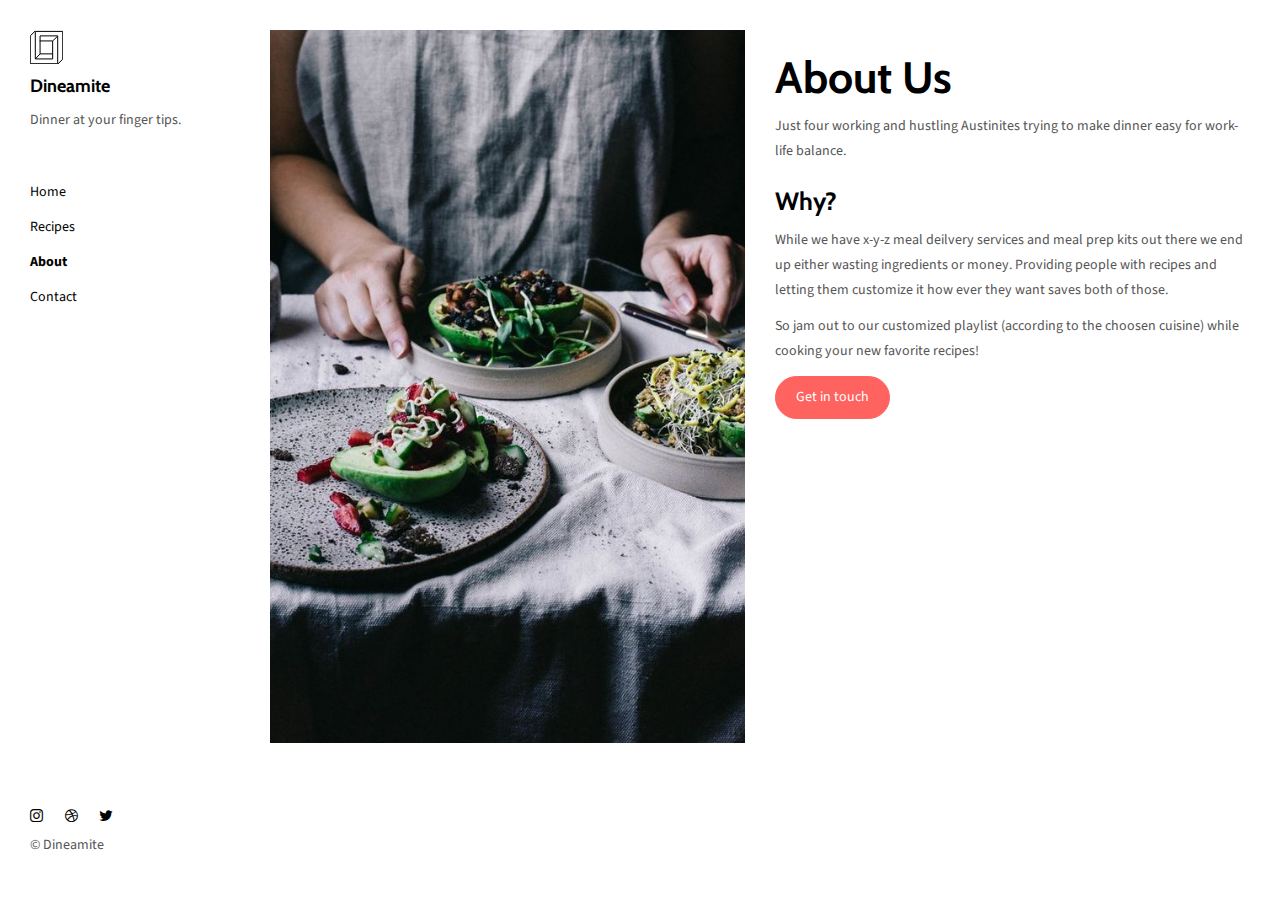
<file: about.html>
<!DOCTYPE html>
<html lang="en">

<head>
  <meta charset="UTF-8">
  <meta content="IE=edge" http-equiv="X-UA-Compatible">
  <meta content="width=device-width,initial-scale=1" name="viewport">
  <meta content="description" name="description">
  <meta name="google" content="notranslate" />


  <!-- Disable tap highlight on IE -->
  <meta name="msapplication-tap-highlight" content="no">
  
  <link href="./assets/apple-icon-180x180.png" rel="apple-touch-icon">



  <title>About</title>  

<link href="./main.82cfd66e.css" rel="stylesheet"></head>

<body>

 <!-- Add your content of header -->
<header class="">
  <div class="navbar navbar-default visible-xs">
    <button type="button" class="navbar-toggle collapsed">
      <span class="sr-only">Toggle navigation</span>
      <span class="icon-bar"></span>
      <span class="icon-bar"></span>
      <span class="icon-bar"></span>
    </button>
    <a href="./index.html" class="navbar-brand">Dineamite</a>
  </div>

  <nav class="sidebar">
    <div class="navbar-collapse" id="navbar-collapse">
      <div class="site-header hidden-xs">
          <a class="site-brand" href="./index.html" title="">
            <img class="img-responsive site-logo" alt="" src="./assets/images/mashup-logo.svg">
            Dineamite
          </a>
        <p>Dinner at your finger tips.</p>
      </div>
      <ul class="nav">
        <li><a href="./home.html" title="">Home</a></li>
        <li><a href="./recipes.html" title="">Recipes</a></li>
        <li><a href="./about.html" title="">About</a></li>
        <!-- <li><a href="./services.html" title="">Services</a></li> -->
        <li><a href="./contact.html" title="">Contact</a></li>
        <!-- <li><a href="./components.html" title="">Components</a></li> -->


      </ul>

      <nav class="nav-footer">
        <p class="nav-footer-social-buttons">
          <a class="fa-icon" href="https://www.instagram.com/" title="">
            <i class="fa fa-instagram"></i>
          </a>
          <a class="fa-icon" href="https://dribbble.com/" title="">
            <i class="fa fa-dribbble"></i>
          </a>
          <a class="fa-icon" href="https://twitter.com/" title="">
            <i class="fa fa-twitter"></i>
          </a>
        </p>
        <p>© Dineamite</p>
      </nav>  
    </div> 
  </nav>
</header>
<main class="" id="main-collapse">


<div class="row">
  <div class="col-xs-12 col-md-6">
    <img class="img-responsive" alt="" src="./assets/images/avocado.jpg">
  </div>
  <div class="col-xs-12 col-md-6">
    <h1>About Us</h1>
    
    <p>Just four working and hustling Austinites trying to make dinner easy for work-life balance.</p>
    
    <h3>Why?</h3>

    <p>While we have x-y-z meal deilvery services and meal prep kits out there we end up either wasting 
    ingredients or money. Providing people with recipes and letting them customize it how ever they want saves both
    of those.</p>
    
    <p>So jam out to our customized playlist (according to the choosen cuisine) while cooking your new favorite recipes!</p>
    
    <a href="contact.html" class="btn btn-primary" title=""> Get in touch</a>
 </div>
</div>
    
</main>

<script>
document.addEventListener("DOMContentLoaded", function (event) {
  navbarToggleSidebar();
  navActivePage();
});
</script>

<!-- Google Analytics: change UA-XXXXX-X to be your site's ID 

<script>
  (function (i, s, o, g, r, a, m) {
    i['GoogleAnalyticsObject'] = r; i[r] = i[r] || function () {
      (i[r].q = i[r].q || []).push(arguments)
    }, i[r].l = 1 * new Date(); a = s.createElement(o),
      m = s.getElementsByTagName(o)[0]; a.async = 1; a.src = g; m.parentNode.insertBefore(a, m)
  })(window, document, 'script', '//www.google-analytics.com/analytics.js', 'ga');
  ga('create', 'UA-XXXXX-X', 'auto');
  ga('send', 'pageview');
</script>

--> <script type="text/javascript" src="./main.85741bff.js"></script></body>

</html>
</file>
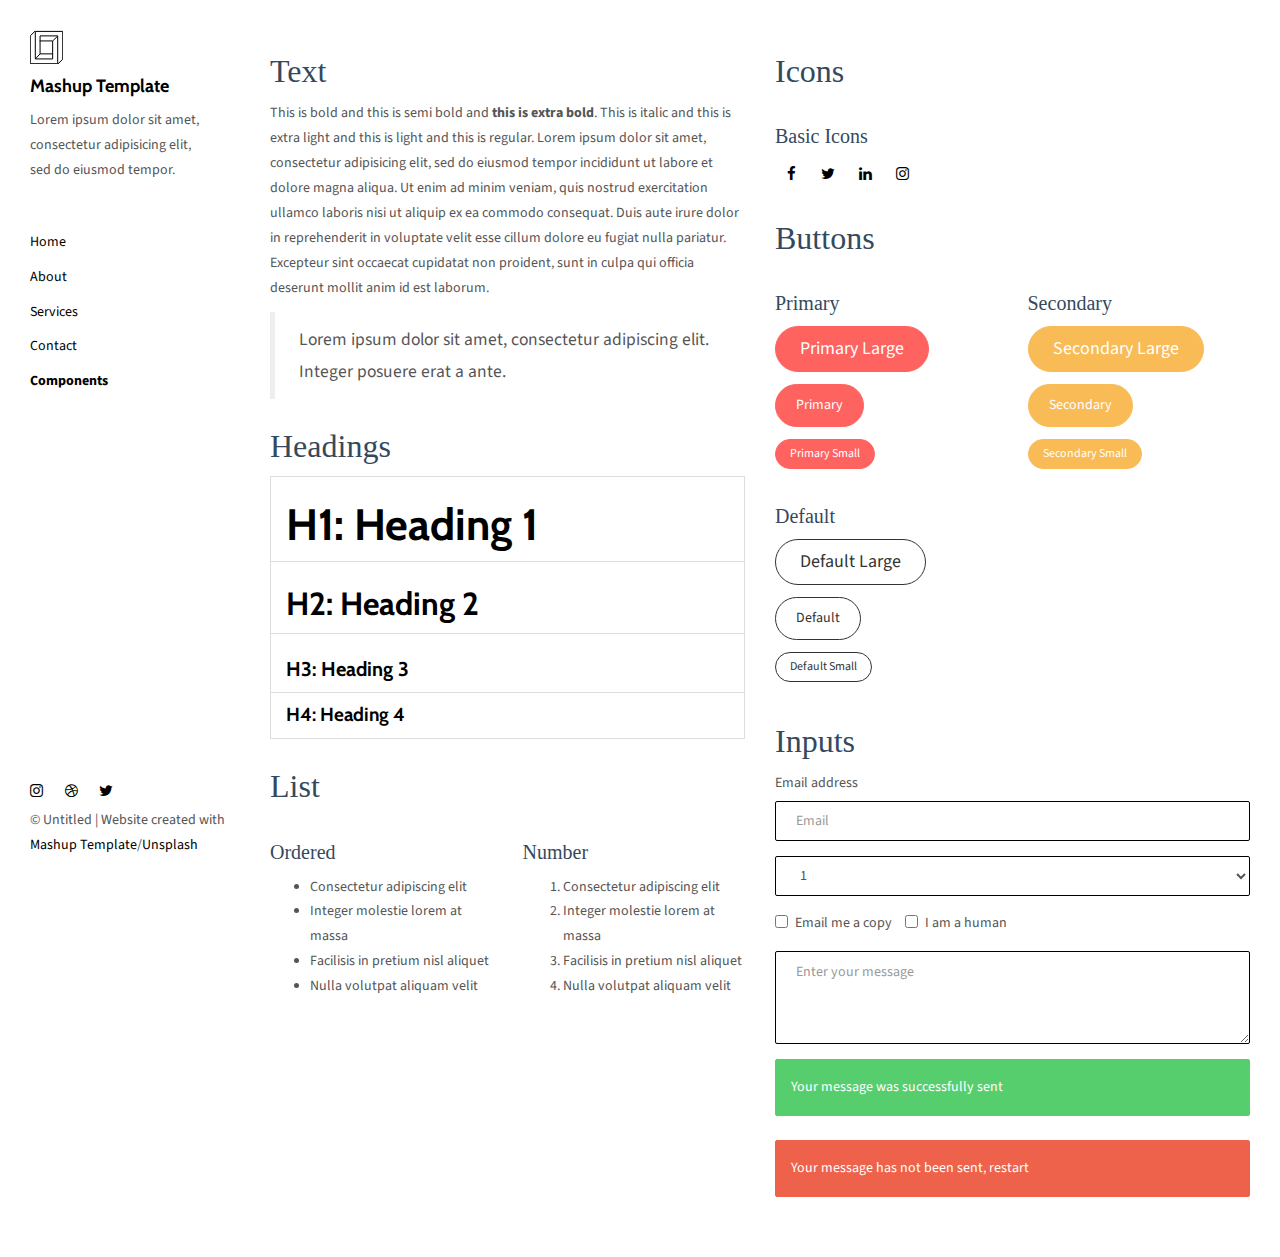
<file: components.html>
<!DOCTYPE html>
<html lang="en">

<head>
  <meta charset="UTF-8">
  <meta content="IE=edge" http-equiv="X-UA-Compatible">
  <meta content="width=device-width,initial-scale=1" name="viewport">
  <meta content="description" name="description">
  <meta name="google" content="notranslate" />
  <meta content="Mashup templates have been developped by Orson.io team" name="author">

  <!-- Disable tap highlight on IE -->
  <meta name="msapplication-tap-highlight" content="no">
  
  <link href="./assets/apple-icon-180x180.png" rel="apple-touch-icon">



  <title>Title page</title>  

<link href="./main.82cfd66e.css" rel="stylesheet"></head>

<body>

 <!-- Add your content of header -->
<header class="">
  <div class="navbar navbar-default visible-xs">
    <button type="button" class="navbar-toggle collapsed">
      <span class="sr-only">Toggle navigation</span>
      <span class="icon-bar"></span>
      <span class="icon-bar"></span>
      <span class="icon-bar"></span>
    </button>
    <a href="./index.html" class="navbar-brand">Mashup Template</a>
  </div>

  <nav class="sidebar">
    <div class="navbar-collapse" id="navbar-collapse">
      <div class="site-header hidden-xs">
          <a class="site-brand" href="./index.html" title="">
            <img class="img-responsive site-logo" alt="" src="./assets/images/mashup-logo.svg">
            Mashup Template
          </a>
        <p>Lorem ipsum dolor sit amet, consectetur adipisicing elit, sed do eiusmod
        tempor.</p>
      </div>
      <ul class="nav">
        <li><a href="./index.html" title="">Home</a></li>
        <li><a href="./about.html" title="">About</a></li>
        <li><a href="./services.html" title="">Services</a></li>
        <li><a href="./contact.html" title="">Contact</a></li>
        <li><a href="./components.html" title="">Components</a></li>

      </ul>

      <nav class="nav-footer">
        <p class="nav-footer-social-buttons">
          <a class="fa-icon" href="https://www.instagram.com/" title="">
            <i class="fa fa-instagram"></i>
          </a>
          <a class="fa-icon" href="https://dribbble.com/" title="">
            <i class="fa fa-dribbble"></i>
          </a>
          <a class="fa-icon" href="https://twitter.com/" title="">
            <i class="fa fa-twitter"></i>
          </a>
        </p>
        <p>© Untitled | Website created with <a href="http://www.mashup-template.com/" title="Create website with free html template">Mashup Template</a>/<a href="https://www.unsplash.com/" title="Beautiful Free Images">Unsplash</a></p>
      </nav>  
    </div> 
  </nav>
</header>
<main class="" id="main-collapse">


<!-- Add your site or app content here -->

    <div class="row">
      <div class="col-xs-12 col-md-6">

        <div class="template-example">
          <h2 class="template-title-example">Text</h2>
          <p>This is bold and this is semi bold and <b>this is extra bold</b>. This is italic and this is extra light and this is light
          and this is regular. Lorem ipsum dolor sit amet, consectetur adipisicing elit, sed do eiusmod
          tempor incididunt ut labore et dolore magna aliqua. Ut enim ad minim veniam,
          quis nostrud exercitation ullamco laboris nisi ut aliquip ex ea commodo
          consequat. Duis aute irure dolor in reprehenderit in voluptate velit esse
          cillum dolore eu fugiat nulla pariatur. Excepteur sint occaecat cupidatat non
          proident, sunt in culpa qui officia deserunt mollit anim id est laborum.

          <blockquote>
            <p>Lorem ipsum dolor sit amet, consectetur adipiscing elit. Integer posuere erat a ante.</p>
          </blockquote>
          
          </p>
        </div>

        <div class="template-example">
          <h2 class="template-title-example">Headings</h2>
          
          <table class="table table-bordered">
            <tr><td><h1>H1: Heading 1</h1></td></tr>
            <tr><td><h2>H2: Heading 2</h2></td></tr>
            <tr><td><h3>H3: Heading 3</h3></td></tr>
            <tr><td><h4>H4: Heading 4</h4></td></tr>
          </table>
          
        </div>

        
        <div class="template-example">
          <h2 class="template-title-example">List</h2>
          <div class="row">
            <div class="col-md-6">
              <h3 class="template-title-example">Ordered</h3>
              <ul>
                <li>Consectetur adipiscing elit</li>
                <li>Integer molestie lorem at massa</li>
                <li>Facilisis in pretium nisl aliquet</li>
                <li>Nulla volutpat aliquam velit</li>
              </ul>
            </div>
            <div class="col-md-6">
              <h3 class="template-title-example">Number</h3>
              <ol>
                <li>Consectetur adipiscing elit</li>
                <li>Integer molestie lorem at massa</li>
                <li>Facilisis in pretium nisl aliquet</li>
                <li>Nulla volutpat aliquam velit</li>
              </ol>
            </div>
          </div>
        </div>
        

        
      </div>

      <div class="col-xs-12 col-md-6">
        <div class="template-example">
          <h2 class="template-title-example">Icons</h2>
          
          <div class="row">
            
            <div class="col-md-6">
               <h3 class="template-title-example">Basic Icons</h2>
                <ul class="list-icons">
                  <li>
                    <span class="fa-icon">
                      <i class="fa fa-facebook"></i>
                    </span>
                  </li>
                  <li>
                    <span class="fa-icon">
                      <i class="fa fa-twitter"></i>
                    </span>
                  </li>
                  <li>
                    <span class="fa-icon">
                      <i class="fa fa-linkedin"></i>
                    </span>
                  </li>
                  <li>
                    <span class="fa-icon">
                      <i class="fa fa-instagram"></i>
                    </span>
                  </li>
                </ul>
            </div>

          </div>


          


        </div>

        <div class="template-example">
          <h2 class="template-title-example">Buttons</h2>
          <div class="row">
            <div class="col-md-6">
              <h3 class="template-title-example">Primary</h2>
              <div class="row">
                  <div class="col-md-6">
                  <p><a href="" class="btn btn-primary btn-lg">Primary Large</a></p>
                  <p><a href="" class="btn btn-primary">Primary </a></p>
                  <p><a href="" class="btn btn-primary btn-sm">Primary Small</a></p>
                </div>
              </div>

              <h3 class="template-title-example">Default</h2>
              <div class="row">
                  <div class="col-md-6">
                  <p><a href="" class="btn btn-default btn-lg">Default Large</a></p>
                  <p><a href="" class="btn btn-default">Default </a></p>
                  <p><a href="" class="btn btn-default btn-sm">Default Small</a></p>
                </div>
              </div>

            </div>

            <div class="col-md-6">
              <h3 class="template-title-example">Secondary</h2>
              <div class="row">
                  <div class="col-md-6">
                  <p><a href="" class="btn btn-info btn-lg">Secondary Large</a></p>
                  <p><a href="" class="btn btn-info">Secondary </a></p>
                  <p><a href="" class="btn btn-info btn-sm">Secondary Small</a></p>
                </div>
              </div>
            </div>
          </div>
        </div>
        
        <div class="template-example">
          <h2 class="template-title-example">Inputs</h2>

            <div class="form-group">
              <label for="exampleInputEmail1">Email address</label>
              <input type="email" class="form-control" id="exampleInputEmail1" placeholder="Email">
            </div>

            <div class="form-group">
              <select class="form-control">
                <option>1</option>
                <option>2</option>
                <option>3</option>
                <option>4</option>
                <option>5</option>
              </select>
            </div>

            <div class="form-group">
              <label class="checkbox-inline">
                <input 
                type="checkbox" id="inlineCheckbox1" value="option1"> Email me a copy
              </label>
              <label class="checkbox-inline">
                <input type="checkbox" id="inlineCheckbox2" value="option2"> I am a human
              </label>
            </div>

            <div class="form-group">
              <textarea class="form-control" rows="3" placeholder="Enter your message"></textarea>
            </div>
            
            <div class="alert alert-success" role="alert">Your message was successfully sent</div>
            <div class="alert alert-danger" role="alert">Your message has not been sent, restart</div>
        </div>




      </div>
    </div>
 

</main>

<script>
document.addEventListener("DOMContentLoaded", function (event) {
  navbarToggleSidebar();
  navActivePage();
});
</script>

<!-- Google Analytics: change UA-XXXXX-X to be your site's ID 

<script>
  (function (i, s, o, g, r, a, m) {
    i['GoogleAnalyticsObject'] = r; i[r] = i[r] || function () {
      (i[r].q = i[r].q || []).push(arguments)
    }, i[r].l = 1 * new Date(); a = s.createElement(o),
      m = s.getElementsByTagName(o)[0]; a.async = 1; a.src = g; m.parentNode.insertBefore(a, m)
  })(window, document, 'script', '//www.google-analytics.com/analytics.js', 'ga');
  ga('create', 'UA-XXXXX-X', 'auto');
  ga('send', 'pageview');
</script>

--> <script type="text/javascript" src="./main.85741bff.js"></script></body>

</html>
</file>
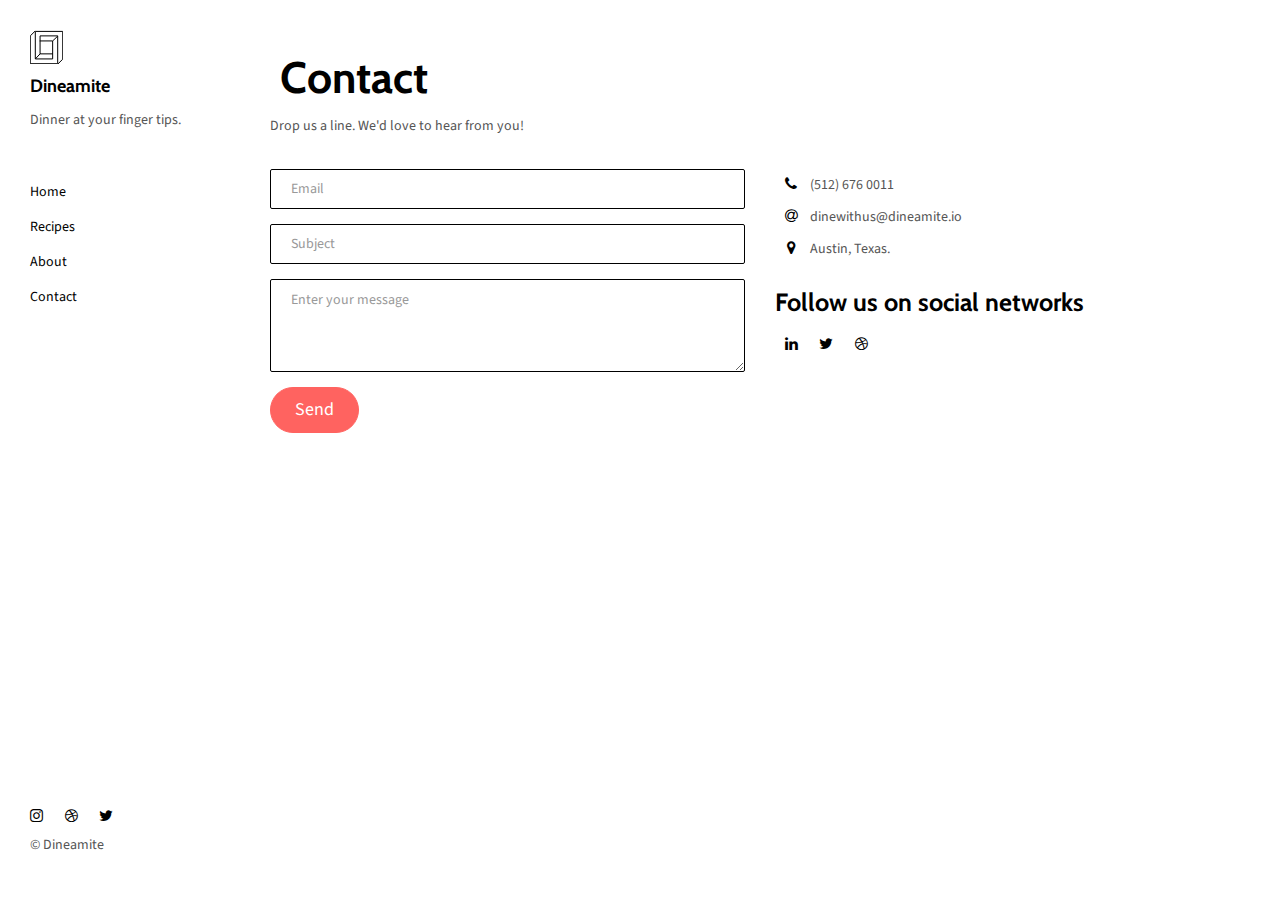
<file: contact.html>
<!DOCTYPE html>
<html lang="en">

<head>
  <meta charset="UTF-8">
  <meta content="IE=edge" http-equiv="X-UA-Compatible">
  <meta content="width=device-width,initial-scale=1" name="viewport">
  <meta content="description" name="description">
  <meta name="google" content="notranslate" />


  <!-- Disable tap highlight on IE -->
  <meta name="msapplication-tap-highlight" content="no">
  
  <link href="./assets/apple-icon-180x180.png" rel="apple-touch-icon">



  <title>Contact</title>  

<link href="./main.82cfd66e.css" rel="stylesheet"></head>
<link rel="stylesheet" type="text/css" media="screen" href="assets/css/style.css"/>
<body>

 <!-- Add your content of header -->
<header class="">
  <div class="navbar navbar-default visible-xs">
    <button type="button" class="navbar-toggle collapsed">
      <span class="sr-only">Toggle navigation</span>
      <span class="icon-bar"></span>
      <span class="icon-bar"></span>
      <span class="icon-bar"></span>
    </button>
    <a href="./index.html" class="navbar-brand">Dineamite</a>
  </div>

  <nav class="sidebar">
    <div class="navbar-collapse" id="navbar-collapse">
      <div class="site-header hidden-xs">
          <a class="site-brand" href="./index.html" title="">
            <img class="img-responsive site-logo" alt="" src="./assets/images/mashup-logo.svg">
            Dineamite
          </a>
        <p>Dinner at your finger tips.</p>
      </div>
      <ul class="nav">
          <li><a href="./home.html" title="">Home</a></li>
          <li><a href="./recipes.html" title="">Recipes</a></li>
          <li><a href="./about.html" title="">About</a></li>
          <!-- <li><a href="./services.html" title="">Services</a></li> -->
          <li><a href="./contact.html" title="">Contact</a></li>
          <!-- <li><a href="./components.html" title="">Components</a></li> -->


      </ul>

      <nav class="nav-footer">
        <p class="nav-footer-social-buttons">
          <a class="fa-icon" href="https://www.instagram.com/" title="">
            <i class="fa fa-instagram"></i>
          </a>
          <a class="fa-icon" href="https://dribbble.com/" title="">
            <i class="fa fa-dribbble"></i>
          </a>
          <a class="fa-icon" href="https://twitter.com/" title="">
            <i class="fa fa-twitter"></i>
          </a>
        </p>
        <p>© Dineamite</p>
      </nav>  
    </div> 
  </nav>
</header>
<main class="" id="main-collapse">


<div class="row">
  <div class="col-xs-12">
    <div class="section-container-spacer">
      <h1>Contact</h1>
      <p>Drop us a line. We'd love to hear from you!</p>
    </div>
    <div class="section-container-spacer">
       <form id="contact" action="" class="reveal-content">
          <div class="row">
            <div class="col-md-6">
              <div class="form-group">
                <input type="email" class="form-control" id="email" name="email" placeholder="Email">
                <span class="error">A valid email is required</span>
              </div>
              <div class="form-group">
                <input type="text" class="form-control" id="subject" name="subject" placeholder="Subject" required>
                <span class="error">This field is required</span>
              </div>
              <div class="form-group">
                <textarea class="form-control" rows="3" id="message" name="message" placeholder="Enter your message" required></textarea>
                <span class="error">This field is required</span>
              </div>
              <button type="submit" id="submitForm" class="btn btn-primary btn-lg">Send</button>
            </div>
            <div class="col-md-6">
              <ul class="list-unstyled address-container">
                <li>
                  <span class="fa-icon">
                    <i class="fa fa-phone" aria-hidden="true"></i>
                  </span>
                  (512) 676 0011
                </li>
                <li>
                  <span class="fa-icon">
                    <i class="fa fa-at" aria-hidden="true"></i>
                  </span>
                  dinewithus@dineamite.io
                </li>
                <li>
                  <span class="fa-icon">
                    <i class="fa fa fa-map-marker" aria-hidden="true"></i>
                  </span>
                  Austin, Texas.
                </li>
              </ul>
              <h3>Follow us on social networks</h3>
              <a href="https://www.linkedin.com/" title="" class="fa-icon">
                <i class="fa fa-linkedin"></i>
              </a>
              <a href="https://twitter.com/" title="" class="fa-icon">
                <i class="fa fa-twitter"></i>
              </a>
              <a href="https://dribbble.com/" title="" class="fa-icon">
                <i class="fa fa-dribbble"></i>
              </a>
            </div>
          </div>
        </form>
    </div>
  </div>
</div>


</main>

<script>

$(document).ready(function() {

  //must be an email
  $('#email').on('input', function() {
	var input=$(this);
	var re = /^[a-zA-Z0-9.!#$%&'*+/=?^_`{|}~-]+@[a-zA-Z0-9-]+(?:\.[a-zA-Z0-9-]+)*$/;
	var is_email=re.test(input.val());
	if(is_email){input.removeClass("invalid").addClass("valid");}
	else{input.removeClass("valid").addClass("invalid");}
});



document.addEventListener("DOMContentLoaded", function (event) {
  navbarToggleSidebar();
  navActivePage();
});
});

</script>



--> <script type="text/javascript" src="./main.85741bff.js"></script></body>

</html>
</file>
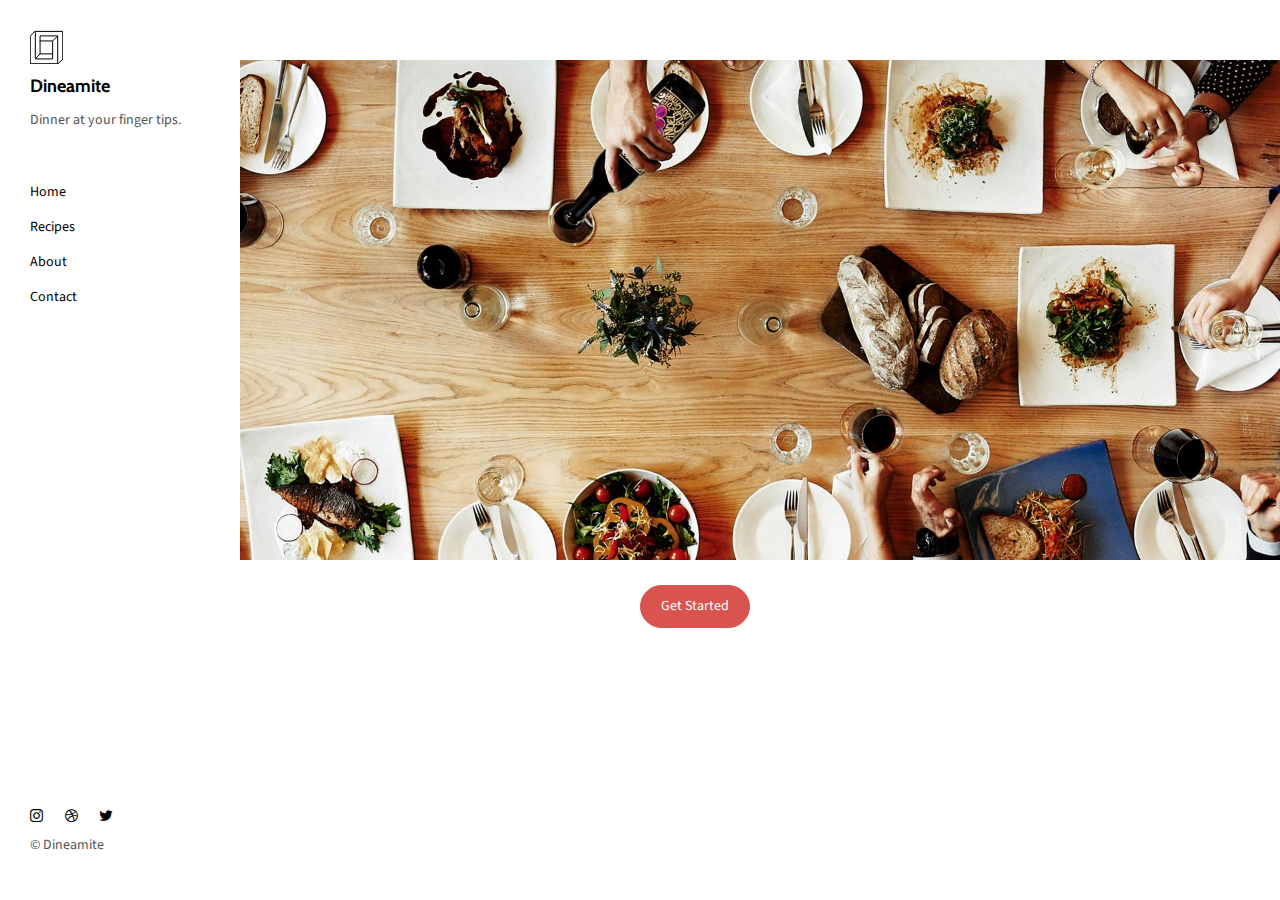
<file: home.html>
<!DOCTYPE html>
<html lang="en">
<head>
    <meta charset="UTF-8">
    <meta content="IE=edge" http-equiv="X-UA-Compatible">
    <meta content="width=device-width,initial-scale=1" name="viewport">
    <meta content="Page description" name="description">
    <meta name="google" content="notranslate" />
    <link rel="shortcut icon" href="dlogo.jpg">
    <script type="text/javascript" src="https://cdnjs.cloudflare.com/ajax/libs/jquery/3.2.1/jquery.min.js"></script>
    <link href="https://netdna.bootstrapcdn.com/bootstrap/3.0.3/css/bootstrap.min.css" rel="stylesheet"/>
    <!-- Disable tap highlight on IE -->
    <meta name="msapplication-tap-highlight" content="no">
    <link href="./assets/apple-icon-180x180.png" rel="apple-touch-icon">
    
    <title>Dineamite</title>  
  <link href="./main.82cfd66e.css" rel="stylesheet">
  <link rel="stylesheet" type="text/css" media="screen" href="assets/css/style.css"/>
</head>
<body>

<header class="">
  
  <div class="navbar navbar-default visible-xs">
    <button type="button" class="navbar-toggle collapsed">
      <span class="sr-only">Toggle navigation</span>
      <span class="icon-bar"></span>
      <span class="icon-bar"></span>
      <span class="icon-bar"></span>
    </button>
    <a href="./home.html" class="navbar-brand">Dineamite</a>
  </div>
  <nav class="sidebar">
    <div class="navbar-collapse" id="navbar-collapse">
      <div class="site-header hidden-xs">
          <a class="site-brand" href="./home.html" title="">
            <img id="logo" class="img-responsive site-logo" alt="" src="./assets/images/mashup-logo.svg">
            Dineamite
          </a>
        <p>Dinner at your finger tips.</p>
      </div>
      <ul class="nav">
          <li><a href="./home.html" title="">Home</a></li>
          <li><a href="./recipes.html" title="">Recipes</a></li>
          <li><a href="./about.html" title="">About</a></li>
          <li><a href="./contact.html" title="">Contact</a></li>

      </ul>
      <nav class="nav-footer">
        <p class="nav-footer-social-buttons">
          <a class="fa-icon" href="https://www.instagram.com/" title="">
            <i class="fa fa-instagram"></i>
          </a>
          <a class="fa-icon" href="https://dribbble.com/" title="">
            <i class="fa fa-dribbble"></i>
          </a>
          <a class="fa-icon" href="https://twitter.com/" title="">
            <i class="fa fa-twitter"></i>
          </a>
        </p>
        <p>© Dineamite</p>
      </nav>  
    </div> 
  </nav>
</header>

<main class="" id="main-collapse">
</main>

<div class="jumbotron jumbotron-fluid">
        <div class="container">
          <h1 class="display-4"></h1>
          <p class="lead"></p>
          <div id="get-started">
            <button type="button" class="btn btn-danger">Get Started</button>
          </div>  
        </div>
</div>
 <div class="menuop">
 <div class="categories">
          <h1>Select your Diet</h1>

    <form action="recipes.html">

      <div class="btn-group-toggle" data-toggle="buttons">
        <label class="button checkbox"><button type="checkbox" name="check" class="btn btn-warning" id="paleo" value="paleo">Paleo</button></label>
        <label class="button checkbox"><button type="checkbox" name="check" class="btn btn-warning" id="glutenFree" value="gluten-free">Gluten Free</button></label>
        <label class="button checkbox"><button type="checkbox" name="check" class="btn btn-warning" id="dairyFree" value="dairy-free">Dairy Free</button></label>
        <label class="button checkbox"><button type="checkbox" name="check" class="btn btn-warning" id="pescatarian" value="pescatarian">Ketogenic</button></label>
        <label class="button checkbox"><button type="checkbox" name="check" class="btn btn-warning" id="vegetarian" value="vegetarian">Vegetarian</button></label>
        <label class="button checkbox"><button type="checkbox" name="check" class="btn btn-warning" id="all" value="vegan">Vegan</button></label>
      </div>

      <button type="submit" id="dietSelect" class="btn btn-warning dietSubmit">Submit</button>
    </form>

</div>
<a href="./recipes.html"><button type="submit" id="submit" class="btn btn-warning cuisineSubmit">Submit</button></a>
</div>
  <div class="btn-group cuisineDisplay">
    <button type="button" class="btn btn-danger" id="foodSearch">Cuisines</button>
    <button type="button" class="btn btn-danger dropdown-toggle" data-toggle="dropdown">
      <span class="caret"></span>
      <span class="sr-only">Toggle Dropdown</span>
    </button>
    <ul class="dropdown-menu" role="menu">
      <li class="cuisines" value="American">American</li>
      <li class="cuisines" value="British">British</li>
      <li class="cuisines" value="Chinese">Chinese</li>
      <li class="cuisines" value="French">French</li>
      <li class="cuisines" value="Greek">Greek</li>
      <li class="cuisines" value="Indian">Indian</li>
      <li class="cuisines" value="Italian">Italian</li>
      <li class="cuisines" value="Japanese">Japanese</li>
      <li class="cuisines" value="Mediterranean">Mediterranean</li>
      <li class="cuisines" value="Thai">Thai</li>
      <li class="cuisines" value="Mexican">Mexican</li>
      <li class="cuisines" value="Spanish">Spanish</li>
    </ul>
  </div>
    <p id="needCuisine">Pick a cuisine</p>

</body>

    <script src="https://netdna.bootstrapcdn.com/bootstrap/3.0.3/js/bootstrap.min.js"></script>
    <script src="https://ajax.googleapis.com/ajax/libs/jquery/2.1.1/jquery.min.js"></script>
    <script src="https://maxcdn.bootstrapcdn.com/bootstrap/3.3.7/js/bootstrap.min.js" integrity="sha384-Tc5IQib027qvyjSMfHjOMaLkfuWVxZxUPnCJA7l2mCWNIpG9mGCD8wGNIcPD7Txa" crossorigin="anonymous"></script>
    <script type="text/javascript" src="./main.85741bff.js"></script>
    <script type="text/javascript" src="assets/javascript/app.js"></script>
    <script type="text/javascript" src="assets/javascript/animateApp.js"></script>
</body>
      
      
</html>
</file>
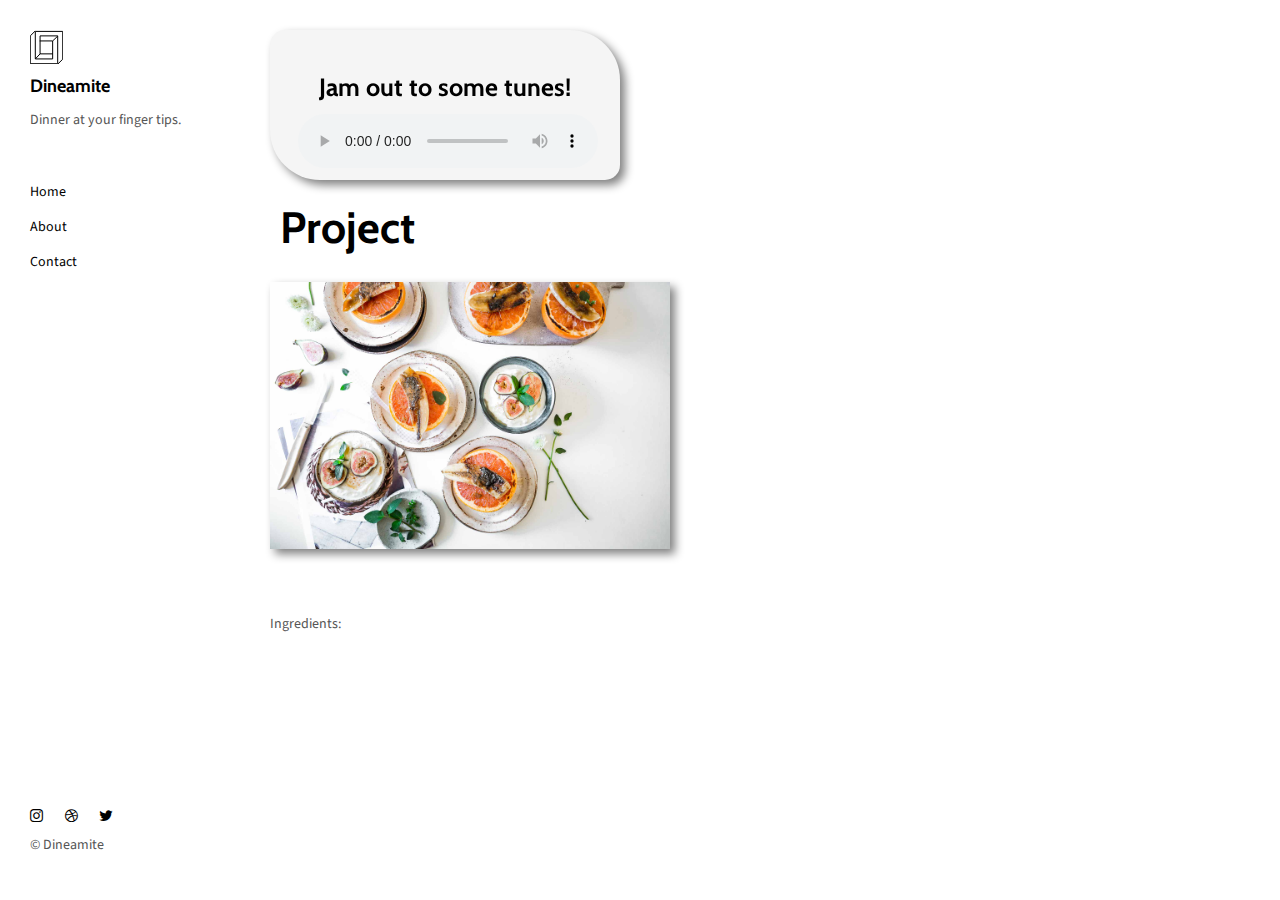
<file: project.html>
<!DOCTYPE html>
<html lang="en">

<head>
  <meta charset="UTF-8">
  <meta content="IE=edge" http-equiv="X-UA-Compatible">
  <meta content="width=device-width,initial-scale=1" name="viewport">
  <meta content="description" name="description">
  <meta name="google" content="notranslate" />

  <link rel="shortcut icon" href="dlogo.jpg">


  <script src="https://ajax.googleapis.com/ajax/libs/jquery/2.1.1/jquery.min.js"></script>
  <link href="https://netdna.bootstrapcdn.com/bootstrap/3.0.0/css/bootstrap.min.css" rel="stylesheet"/>
  <script src="https://netdna.bootstrapcdn.com/bootstrap/3.0.0/js/bootstrap.min.js"></script>
  <script type="text/javascript" src="https://cdnjs.cloudflare.com/ajax/libs/jquery/3.2.1/jquery.min.js"></script>

  <!-- Disable tap highlight on IE -->
  <meta name="msapplication-tap-highlight" content="no">
  
  <link href="./assets/apple-icon-180x180.png" rel="apple-touch-icon">



  <title>Recipe</title>  

<link href="./main.82cfd66e.css" rel="stylesheet"></head>
<link rel="stylesheet" type="text/css" media="screen" href="assets/css/style.css"/>


<body>

 <!-- Add your content of header -->
<header class="">
  <div class="navbar navbar-default visible-xs">
    <button type="button" class="navbar-toggle collapsed">
      <span class="sr-only">Toggle navigation</span>
      <span class="icon-bar"></span>
      <span class="icon-bar"></span>
      <span class="icon-bar"></span>
    </button>
    <a href="./index.html" class="navbar-brand">Dineamite</a>
  </div>

  <nav class="sidebar">
    <div class="navbar-collapse" id="navbar-collapse">
      <div class="site-header hidden-xs">
          <a class="site-brand" href="./index.html" title="">
            <img class="img-responsive site-logo" alt="" src="./assets/images/mashup-logo.svg">
            Dineamite
          </a>
          <p>Dinner at your finger tips.</p>
      </div>
      <ul class="nav">
        <li><a href="./home.html" title="">Home</a></li>
        <li><a href="./about.html" title="">About</a></li>
        <!-- <li><a href="./services.html" title="">Services</a></li> -->
        <li><a href="./contact.html" title="">Contact</a></li>
        <!-- <li><a href="./components.html" title="">Components</a></li> -->

      </ul>

      <nav class="nav-footer">
        <p class="nav-footer-social-buttons">
          <a class="fa-icon" href="https://www.instagram.com/" title="">
            <i class="fa fa-instagram"></i>
          </a>
          <a class="fa-icon" href="https://dribbble.com/" title="">
            <i class="fa fa-dribbble"></i>
          </a>
          <a class="fa-icon" href="https://twitter.com/" title="">
            <i class="fa fa-twitter"></i>
          </a>
        </p>
        <p>© Dineamite</p>
      </nav>  
    </div> 
  </nav>
</header>
<main class="" id="main-collapse">
  
  <!-- <div class="container"> -->
    <div class ="radio-color">
      <h3>Jam out to some tunes!</h3>
      <audio controls id = "player">
            <source src="" type="audio/mpeg"/>
          </audio>
        </div>
      <!-- </div> -->
      
<div class="row">
  <div class="col-xs-12 col-md-8">

    <div class="section-container-spacer">
        <h1 id="recipeName">Project</h1>
        <p></p>
    </div>

    <div class="section-container-spacer">
      <div id="photo">
      <p><img class="img-responsive" id="recipeImg" alt="" src="./assets/images/img-12.jpg"></p>
      </div>
    </div>
    <p>Ingredients: </p>
    <ul id="ingredients"></ul>
    <div id="calories"></div>
    <div id="Fat"></div>
    <div id="Carbs"></div>
    <div id="protein"></div>
    <div id="breakdownPercentage"></div>
    <div id="monounsaturatedFat"></div>
    <div id="polyunsaturatedFat"></div>
    <div id="saturatedFat"></div>
    <div id="transFat"></div>
    
    <div id="fiber"></div>
    <div id="sugar"></div>
    <a id="recipeLink" href="#" target="_blank"></a>
  </div>
  
</div>

    
</main>

<!-- <button type="button" class="btn btn-danger" id="" onclick="">Instructions</button> -->

</body>

<script>
document.addEventListener("DOMContentLoaded", function (event) {
  navbarToggleSidebar();
  navActivePage();
});
</script>

<!-- Google Analytics: change UA-XXXXX-X to be your site's ID 
<script>
  (function (i, s, o, g, r, a, m) {
    i['GoogleAnalyticsObject'] = r; i[r] = i[r] || function () {
      (i[r].q = i[r].q || []).push(arguments)
    }, i[r].l = 1 * new Date(); a = s.createElement(o),
      m = s.getElementsByTagName(o)[0]; a.async = 1; a.src = g; m.parentNode.insertBefore(a, m)
  })(window, document, 'script', '//www.google-analytics.com/analytics.js', 'ga');
  ga('create', 'UA-XXXXX-X', 'auto');
  ga('send', 'pageview');
</script>
--> <script type="text/javascript" src="./main.85741bff.js"></script>
<script type="text/javascript" src="assets/javascript/projectApp.js"></script>
</body>

</html>
</file>
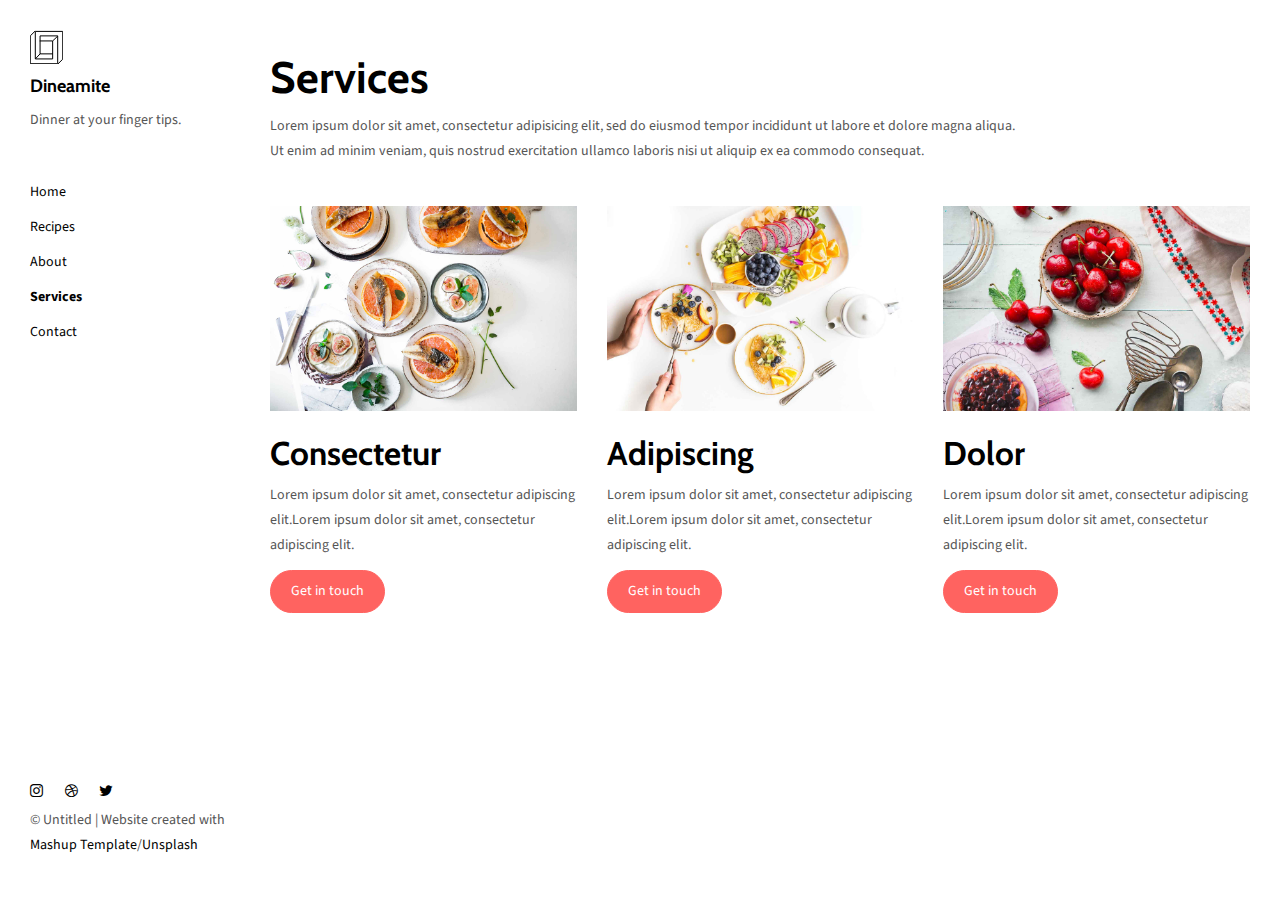
<file: services.html>
<!DOCTYPE html>
<html lang="en">

<head>
  <meta charset="UTF-8">
  <meta content="IE=edge" http-equiv="X-UA-Compatible">
  <meta content="width=device-width,initial-scale=1" name="viewport">
  <meta content="description" name="description">
  <meta name="google" content="notranslate" />
  <meta content="Mashup templates have been developped by Orson.io team" name="author">

  <!-- Disable tap highlight on IE -->
  <meta name="msapplication-tap-highlight" content="no">
  
  <link href="./assets/apple-icon-180x180.png" rel="apple-touch-icon">
  <link href="./assets/favicon.ico" rel="icon">



  <title>Title page</title>  

<link href="./main.82cfd66e.css" rel="stylesheet"></head>

<body>

 <!-- Add your content of header -->
<header class="">
  <div class="navbar navbar-default visible-xs">
    <button type="button" class="navbar-toggle collapsed">
      <span class="sr-only">Toggle navigation</span>
      <span class="icon-bar"></span>
      <span class="icon-bar"></span>
      <span class="icon-bar"></span>
    </button>
    <a href="./index.html" class="navbar-brand">Mashup Template</a>
  </div>

  <nav class="sidebar">
    <div class="navbar-collapse" id="navbar-collapse">
      <div class="site-header hidden-xs">
          <a class="site-brand" href="./index.html" title="">
            <img class="img-responsive site-logo" alt="" src="./assets/images/mashup-logo.svg">
            Dineamite
          </a>
        <p>Dinner at your finger tips.</p>
      </div>
      <ul class="nav">
          <li><a href="./index.html" title="">Home</a></li>
          <li><a href="./recipes.html" title="">Recipes</a></li>
          <li><a href="./about.html" title="">About</a></li>
          <li><a href="./services.html" title="">Services</a></li>
          <li><a href="./contact.html" title="">Contact</a></li>
          <!-- <li><a href="./components.html" title="">Components</a></li> -->


      </ul>

      <nav class="nav-footer">
        <p class="nav-footer-social-buttons">
          <a class="fa-icon" href="https://www.instagram.com/" title="">
            <i class="fa fa-instagram"></i>
          </a>
          <a class="fa-icon" href="https://dribbble.com/" title="">
            <i class="fa fa-dribbble"></i>
          </a>
          <a class="fa-icon" href="https://twitter.com/" title="">
            <i class="fa fa-twitter"></i>
          </a>
        </p>
        <p>© Untitled | Website created with <a href="http://www.mashup-template.com/" title="Create website with free html template">Mashup Template</a>/<a href="https://www.unsplash.com/" title="Beautiful Free Images">Unsplash</a></p>
      </nav>  
    </div> 
  </nav>
</header>
<main class="" id="main-collapse">


<div class="row">
  <div class="col-xs-12 section-container-spacer">
    <h1>Services</h1>
    <p>Lorem ipsum dolor sit amet, consectetur adipisicing elit, sed do eiusmod
      tempor incididunt ut labore et dolore magna aliqua. <br>Ut enim ad minim veniam,
      quis nostrud exercitation ullamco laboris nisi ut aliquip ex ea commodo
      consequat.</p>
  </div>

  <div class="col-xs-12 col-md-4 section-container-spacer">
    <img class="img-responsive" alt="" src="./assets/images/img-12.jpg">
    <h2>Consectetur</h2>
    <p>Lorem ipsum dolor sit amet, consectetur adipiscing elit.Lorem ipsum dolor sit amet, consectetur adipiscing elit.</p>
    <a href="./contact.html" class="btn btn-primary" title=""> Get in touch</a>
  </div>

  <div class="col-xs-12 col-md-4 section-container-spacer">
    <img class="img-responsive" alt="" src="./assets/images/img-13.jpg">
    <h2>Adipiscing</h2>
    <p>Lorem ipsum dolor sit amet, consectetur adipiscing elit.Lorem ipsum dolor sit amet, consectetur adipiscing elit.</p>
    <a href="./contact.html" class="btn btn-primary" title=""> Get in touch</a>
  </div>

  <div class="col-xs-12 col-md-4 section-container-spacer">
    <img class="img-responsive" alt="" src="./assets/images/img-14.jpg">
    <h2>Dolor</h2>
    <p>Lorem ipsum dolor sit amet, consectetur adipiscing elit.Lorem ipsum dolor sit amet, consectetur adipiscing elit.</p>
    <a href="./contact.html" class="btn btn-primary" title=""> Get in touch</a>
  </div>

</div>


</main>

<script>
document.addEventListener("DOMContentLoaded", function (event) {
  navbarToggleSidebar();
  navActivePage();
});
</script>

<!-- Google Analytics: change UA-XXXXX-X to be your site's ID 

<script>
  (function (i, s, o, g, r, a, m) {
    i['GoogleAnalyticsObject'] = r; i[r] = i[r] || function () {
      (i[r].q = i[r].q || []).push(arguments)
    }, i[r].l = 1 * new Date(); a = s.createElement(o),
      m = s.getElementsByTagName(o)[0]; a.async = 1; a.src = g; m.parentNode.insertBefore(a, m)
  })(window, document, 'script', '//www.google-analytics.com/analytics.js', 'ga');
  ga('create', 'UA-XXXXX-X', 'auto');
  ga('send', 'pageview');
</script>

--> <script type="text/javascript" src="./main.85741bff.js"></script></body>

</html>
</file>
<file: assets/css/style.css>
.jumbotron {
    background: url("../images/home_img2.jpg") no-repeat center center;
    background-size: cover;
    color: #fff;
    padding: 5em inherit;
    height: 500px;
}

/* body {
    padding: 50px;
    
} */

.container .btn {
    position: absolute;
    top: 65%;
    left: 50%;
    
}
.btn-warning {
    color: #fff;
    background-color: #d9534f;
    border-color: #ffc107;
}

.categories{
    position: absolute;
    top: 70%;
    left: 42%;
    padding-top: 50px;
    
}

h1 {
    padding-left: 10px;
}
.btn-group-toggle{
    position: relative;
    right: 25%;
    display: -webkit-inline-box;
}

#submit {
    position: absolute;    
    right: 35%;
    top: 86%;
    color: #fff;
    border-color: #d9534f;
    padding: 8px 30px;
}
#dietSelect {
    position: absolute;
    right: 10%;
    top: 88.4%;
}

#needCuisine {
        position: absolute;    
        right: 48%;
        top: 80%;
        color:  black;
        font-size: 15pt;
        border-color: #d9534f;
        padding: 8px 30px;
}

input.invalid, textarea.invalid{
	border: 2px solid red;
}

input.valid, textarea.valid{
	border: 2px solid green;
}

.btn-group, .btn-group-vertical {
    position: absolute;
    right: 50%;
    bottom: 8%;
}

.cuisines {
    padding: 6px;
}

.cuisines:hover {
    background-color: darkgray;
    cursor: pointer;
}

#photo {
    width: 400px;
    height: 300px;
    filter: opacity(90%);
    filter: contrast(10%);
    filter: drop-shadow(5px 5px 5px grey);
  }
  
.error{
	display: none;
	margin-left: 10px;
}		

.error_show{
	color: red;
	margin-left: 10px;
}

.radio-color {
    background: whitesmoke;
    border-radius: 15px 50px;
    padding: 20px; 
    width: 350px;
    height: 150px;
    text-align: center;
    filter: drop-shadow(5px 5px 5px grey);
    position: flex;
    left: 200px;
    top: 400px; 
}



/* Media Queries*/

@media all and (max-width:480px) {
    body {
        overflow-x: hidden;
    }
    .container .btn {
        position: absolute;
        top: 65%;
        left: 40%;
    }
    
    h1 {
        width: 150%;
        position: relative;
        right: 60%;
    }
    
    .categories {
        padding-top: 40%;
    
    }
    .btn-group-toggle {
        display: inherit;
    }
    #dietSelect {
        position: absolute;
        left: 50%;
        top: 90%;
    }
    .cuisineDisplay {
        position: absolute;
        top: 80%;
        right: 55%;
       }
       #submit {
        position: absolute;
        width: 28%;
         top: 80%;
         left: 60%;   
    }
    #recipeName {
        text-align: center;
        padding-left: 200px;
        font-size: 4vmax;
    }
 }   



/* @media only screen and (max-width: 1024px) {
    
    .container .btn {
        position: absolute;
        top: 65%;
        left: 62%;
    }
    
    h1 {
        width: 100%;
    }
    .categories{
        width: 60%;
        position: absolute;
        left: 40%;
        padding-top: 55px;
    }
  
    .btn-group-toggle{
        position: relative;
        right: 27%;
    }
    .btn-group, .btn-group-vertical {
        position: absolute;
        right: 35%;
        bottom: 9%;
    }
    #dietSelect {
        position: absolute;
        left: 85%;
        top: 72%;
    }

    #submit {
        position: absolute;
         top: 85%;
         left: 70%;   
    }
}

@media only screen and (max-width: 980px) {
    body {
        overflow-x: hidden;
        width: 980px;
    }
 
    .btn-group-toggle{
        position: relative;
        right: 27%;
    }
    
    .subbtn{
        position: absolute;
        right: 75%;
    }
    .container .btn {
        position: absolute;
        top: 65%;
        left: 55%;
 }
    .categories{
        padding-top: 5px;
        padding-left: 10px;
    }
 }
 
 @media only screen and (max-width: 768px) {
    
    .container .btn {
        position: absolute;
        top: 65%;
        left: 62%;
    }
    
    h1 {
        width: 70%;
    }
    .categories{
        width: 60%;
        position: absolute;
        left: 50%;
        padding-top: 55px;
    }
    .btn-group .btn+.btn, .btn-group .btn+.btn-group, .btn-group .btn-group+.btn, .btn-group .btn-group.btn-group {
        margin-left: -10px;
    }
    .btn-group-toggle {
        display: inherit;
 
    }
    .btn-group, .btn-group-vertical {
        position: absolute;
        right: 35%;
        bottom: 9%;
    }

    #submit {
        position: absolute;
         top: 83.5%;
         left: 74%;   
    } */
    /* .sidebar {
        display: none;
    } */
    /* .checkbox {
        padding-left: 0px;
    }
    .btn {
        margin: 5px;
    }
    .hero-full-wrapper {
        width: 70%;
    }


 } */
 
 /* @media only screen and (max-width: 640px) {
     body {
         overflow-x: hidden;
         width: 640px;
     }
    
    .container .btn {
        position: absolute;
        top: 65%;
        left: 42%;
    }
    
    .categories {
        position: absolute;
        top: 90%;
        left: 20%;
    }
    .checkbox {
        padding-left: 0px;
    }
    
    .btn-group-toggle {
        display: inline-flex;

    }
    #submit {
        position: absolute;
        right: 30%;
    }
    
    
 } */
 /* @media only screen and (max-width: 640px) and (min-width: 300px) {
     
    html {
        width: 100%;
    }
   
    .container .btn {
       position: absolute;
       top: 65%;
       left: 40%;
   }
    h1 {
       position: relative;
       right: 23%;
   }
   
   .categories {
        position: absolute;
        top: 75%;
        width: 100%;      
   }
   .checkbox {
       padding-left: 0px;
   }
   
   .btn-group-toggle {
       display: inherit;

   }
   #submit {
       position: absolute;
       width: 28%;
        top: 80%;
        left: 10%;   
   }

   #dietSelect {
    position: absolute;
    left: 90%;
    top: 80%;
}
   #foodSearch {
       position: absolute;
       right: 60%;
   }
   #recipeName {
       text-align: center;
       padding-left: 80px;
   }
   
   
} */
</file>
<file: main.82cfd66e.css>
@import url(https://fonts.googleapis.com/css?family=Cabin:400,700|Source+Sans+Pro:400,700);@import url(https://maxcdn.bootstrapcdn.com/font-awesome/4.7.0/css/font-awesome.min.css);/*!
 * Bootstrap v3.3.7 (http://getbootstrap.com)
 * Copyright 2011-2016 Twitter, Inc.
 * Licensed under MIT (https://github.com/twbs/bootstrap/blob/master/LICENSE)
 */
/*! normalize.css v3.0.3 | MIT License | github.com/necolas/normalize.css */html{font-family:sans-serif;-ms-text-size-adjust:100%;-webkit-text-size-adjust:100%}body{margin:0}article,aside,details,figcaption,figure,footer,header,hgroup,main,menu,nav,section,summary{display:block}audio,canvas,progress,video{display:inline-block;vertical-align:baseline}audio:not([controls]){display:none;height:0}[hidden],template{display:none}a{background-color:transparent}a:active,a:hover{outline:0}abbr[title]{border-bottom:1px dotted}b,strong{font-weight:700}dfn{font-style:italic}h1{font-size:2em;margin:.67em 0}mark{background:#ff0;color:#000}small{font-size:80%}sub,sup{font-size:75%;line-height:0;position:relative;vertical-align:baseline}sup{top:-.5em}sub{bottom:-.25em}img{border:0}svg:not(:root){overflow:hidden}figure{margin:1em 40px}hr{box-sizing:content-box;height:0}pre{overflow:auto}code,kbd,pre,samp{font-family:monospace,monospace;font-size:1em}button,input,optgroup,select,textarea{color:inherit;font:inherit;margin:0}button{overflow:visible}button,select{text-transform:none}button,html input[type=button],input[type=reset],input[type=submit]{-webkit-appearance:button;cursor:pointer}button[disabled],html input[disabled]{cursor:default}button::-moz-focus-inner,input::-moz-focus-inner{border:0;padding:0}input{line-height:normal}input[type=checkbox],input[type=radio]{box-sizing:border-box;padding:0}input[type=number]::-webkit-inner-spin-button,input[type=number]::-webkit-outer-spin-button{height:auto}input[type=search]{-webkit-appearance:textfield;box-sizing:content-box}input[type=search]::-webkit-search-cancel-button,input[type=search]::-webkit-search-decoration{-webkit-appearance:none}fieldset{border:1px solid silver;margin:0 2px;padding:.35em .625em .75em}textarea{overflow:auto}optgroup{font-weight:700}table{border-collapse:collapse;border-spacing:0}td,th{padding:0}

/*! Source: https://github.com/h5bp/html5-boilerplate/blob/master/src/css/main.css */@media print{*,:after,:before{background:transparent!important;color:#000!important;box-shadow:none!important;text-shadow:none!important}a,a:visited{text-decoration:underline}a[href]:after{content:" (" attr(href) ")"}abbr[title]:after{content:" (" attr(title) ")"}a[href^="#"]:after,a[href^="javascript:"]:after{content:""}blockquote,pre{border:1px solid #999;page-break-inside:avoid}thead{display:table-header-group}img,tr{page-break-inside:avoid}img{max-width:100%!important}h2,h3,p{orphans:3;widows:3}h2,h3{page-break-after:avoid}.navbar{display:none}.btn>.caret,.dropup>.btn>.caret{border-top-color:#000!important}.label{border:1px solid #000}.table{border-collapse:collapse!important}.table td,.table th{background-color:#fff!important}.table-bordered td,.table-bordered th{border:1px solid #ddd!important}}*,:after,:before{-webkit-box-sizing:border-box;-moz-box-sizing:border-box;box-sizing:border-box}html{font-size:10px;-webkit-tap-highlight-color:transparent}body{font-family:Source Sans Pro,Helvetica,Arial,sans-serif;font-size:14px;line-height:1.78;color:#555;background-color:#fff}button,input,select,textarea{font-family:inherit;font-size:inherit;line-height:inherit}a{color:#ff6360;text-decoration:none}a:focus,a:hover{color:#ff1814;text-decoration:underline}a:focus{outline:5px auto -webkit-focus-ring-color;outline-offset:-2px}figure{margin:0}img{vertical-align:middle}.img-responsive{display:block;max-width:100%;height:auto}.img-rounded{border-radius:2px}.img-thumbnail{padding:4px;line-height:1.78;background-color:#fff;border:1px solid #ddd;border-radius:2px;-webkit-transition:all .2s ease-in-out;-o-transition:all .2s ease-in-out;transition:all .2s ease-in-out;display:inline-block;max-width:100%;height:auto}.img-circle{border-radius:50%}hr{margin-top:24px;margin-bottom:24px;border:0;border-top:1px solid #eee}.sr-only{position:absolute;width:1px;height:1px;margin:-1px;padding:0;overflow:hidden;clip:rect(0,0,0,0);border:0}.sr-only-focusable:active,.sr-only-focusable:focus{position:static;width:auto;height:auto;margin:0;overflow:visible;clip:auto}[role=button]{cursor:pointer}.h1,.h2,.h3,.h4,.h5,.h6,h1,h2,h3,h4,h5,h6{font-family:Cabin,Helvetica,Arial,sans-serif;font-weight:700;line-height:1.1;color:#000}.h1 .small,.h1 small,.h2 .small,.h2 small,.h3 .small,.h3 small,.h4 .small,.h4 small,.h5 .small,.h5 small,.h6 .small,.h6 small,h1 .small,h1 small,h2 .small,h2 small,h3 .small,h3 small,h4 .small,h4 small,h5 .small,h5 small,h6 .small,h6 small{font-weight:400;line-height:1;color:#777}.h1,.h2,.h3,h1,h2,h3{margin-top:24px;margin-bottom:12px}.h1 .small,.h1 small,.h2 .small,.h2 small,.h3 .small,.h3 small,h1 .small,h1 small,h2 .small,h2 small,h3 .small,h3 small{font-size:65%}.h4,.h5,.h6,h4,h5,h6{margin-top:12px;margin-bottom:12px}.h4 .small,.h4 small,.h5 .small,.h5 small,.h6 .small,.h6 small,h4 .small,h4 small,h5 .small,h5 small,h6 .small,h6 small{font-size:75%}.h1,h1{font-size:44px}.h2,h2{font-size:33px}.h3,h3{font-size:25px}.h4,h4{font-size:19px}.h5,h5{font-size:14px}.h6,h6{font-size:12px}p{margin:0 0 12px}.lead{margin-bottom:24px;font-size:16px;font-weight:300;line-height:1.4}@media (min-width:768px){.lead{font-size:21px}}.small,small{font-size:85%}.mark,mark{background-color:#fcf8e3;padding:.2em}.text-left{text-align:left}.text-right{text-align:right}.text-center{text-align:center}.text-justify{text-align:justify}.text-nowrap{white-space:nowrap}.text-lowercase{text-transform:lowercase}.initialism,.text-uppercase{text-transform:uppercase}.text-capitalize{text-transform:capitalize}.text-muted{color:#777}.text-primary{color:#ff6360}a.text-primary:focus,a.text-primary:hover{color:#ff312d}.text-success{color:#fff}a.text-success:focus,a.text-success:hover{color:#e6e6e6}.text-info{color:#31708f}a.text-info:focus,a.text-info:hover{color:#245269}.text-warning{color:#8a6d3b}a.text-warning:focus,a.text-warning:hover{color:#66512c}.text-danger{color:#fff}a.text-danger:focus,a.text-danger:hover{color:#e6e6e6}.bg-primary{color:#fff;background-color:#ff6360}a.bg-primary:focus,a.bg-primary:hover{background-color:#ff312d}.bg-success{background-color:#57ce6e}a.bg-success:focus,a.bg-success:hover{background-color:#37bb50}.bg-info{background-color:#d9edf7}a.bg-info:focus,a.bg-info:hover{background-color:#afd9ee}.bg-warning{background-color:#fcf8e3}a.bg-warning:focus,a.bg-warning:hover{background-color:#f7ecb5}.bg-danger{background-color:#ee624b}a.bg-danger:focus,a.bg-danger:hover{background-color:#ea391c}.page-header{padding-bottom:11px;margin:48px 0 24px;border-bottom:1px solid #eee}ol,ul{margin-top:0;margin-bottom:12px}ol ol,ol ul,ul ol,ul ul{margin-bottom:0}.list-inline,.list-unstyled{padding-left:0;list-style:none}.list-inline{margin-left:-5px}.list-inline>li{display:inline-block;padding-left:5px;padding-right:5px}dl{margin-top:0;margin-bottom:24px}dd,dt{line-height:1.78}dt{font-weight:700}dd{margin-left:0}.dl-horizontal dd:after,.dl-horizontal dd:before{content:" ";display:table}.dl-horizontal dd:after{clear:both}@media (min-width:768px){.dl-horizontal dt{float:left;width:160px;clear:left;text-align:right;overflow:hidden;text-overflow:ellipsis;white-space:nowrap}.dl-horizontal dd{margin-left:180px}}abbr[data-original-title],abbr[title]{cursor:help;border-bottom:1px dotted #777}.initialism{font-size:90%}blockquote{padding:12px 24px;margin:0 0 24px;font-size:17.5px;border-left:5px solid #eee}blockquote ol:last-child,blockquote p:last-child,blockquote ul:last-child{margin-bottom:0}blockquote .small,blockquote footer,blockquote small{display:block;font-size:80%;line-height:1.78;color:#777}blockquote .small:before,blockquote footer:before,blockquote small:before{content:"\2014   \A0"}.blockquote-reverse,blockquote.pull-right{padding-right:15px;padding-left:0;border-right:5px solid #eee;border-left:0;text-align:right}.blockquote-reverse .small:before,.blockquote-reverse footer:before,.blockquote-reverse small:before,blockquote.pull-right .small:before,blockquote.pull-right footer:before,blockquote.pull-right small:before{content:""}.blockquote-reverse .small:after,.blockquote-reverse footer:after,.blockquote-reverse small:after,blockquote.pull-right .small:after,blockquote.pull-right footer:after,blockquote.pull-right small:after{content:"\A0   \2014"}address{margin-bottom:24px;font-style:normal;line-height:1.78}code,kbd,pre,samp{font-family:Menlo,Monaco,Consolas,Courier New,monospace}code{color:#c7254e;background-color:#f9f2f4}code,kbd{padding:2px 4px;font-size:90%;border-radius:2px}kbd{color:#fff;background-color:#333;box-shadow:inset 0 -1px 0 rgba(0,0,0,.25)}kbd kbd{padding:0;font-size:100%;font-weight:700;box-shadow:none}pre{display:block;padding:11.5px;margin:0 0 12px;font-size:13px;line-height:1.78;word-break:break-all;word-wrap:break-word;color:#333;background-color:#f5f5f5;border:1px solid #ccc;border-radius:2px}pre code{padding:0;font-size:inherit;color:inherit;white-space:pre-wrap;background-color:transparent;border-radius:0}.pre-scrollable{max-height:340px;overflow-y:scroll}.container{margin-right:auto;margin-left:auto;padding-left:15px;padding-right:15px}.container:after,.container:before{content:" ";display:table}.container:after{clear:both}@media (min-width:768px){.container{width:750px}}@media (min-width:992px){.container{width:970px}}@media (min-width:1200px){.container{width:1170px}}.container-fluid{margin-right:auto;margin-left:auto;padding-left:15px;padding-right:15px}.container-fluid:after,.container-fluid:before{content:" ";display:table}.container-fluid:after{clear:both}.row{margin-left:-15px;margin-right:-15px}.row:after,.row:before{content:" ";display:table}.row:after{clear:both}.col-lg-1,.col-lg-2,.col-lg-3,.col-lg-4,.col-lg-5,.col-lg-6,.col-lg-7,.col-lg-8,.col-lg-9,.col-lg-10,.col-lg-11,.col-lg-12,.col-md-1,.col-md-2,.col-md-3,.col-md-4,.col-md-5,.col-md-6,.col-md-7,.col-md-8,.col-md-9,.col-md-10,.col-md-11,.col-md-12,.col-sm-1,.col-sm-2,.col-sm-3,.col-sm-4,.col-sm-5,.col-sm-6,.col-sm-7,.col-sm-8,.col-sm-9,.col-sm-10,.col-sm-11,.col-sm-12,.col-xs-1,.col-xs-2,.col-xs-3,.col-xs-4,.col-xs-5,.col-xs-6,.col-xs-7,.col-xs-8,.col-xs-9,.col-xs-10,.col-xs-11,.col-xs-12{position:relative;min-height:1px;padding-left:15px;padding-right:15px}.col-xs-1,.col-xs-2,.col-xs-3,.col-xs-4,.col-xs-5,.col-xs-6,.col-xs-7,.col-xs-8,.col-xs-9,.col-xs-10,.col-xs-11,.col-xs-12{float:left}.col-xs-1{width:8.33333%}.col-xs-2{width:16.66667%}.col-xs-3{width:25%}.col-xs-4{width:33.33333%}.col-xs-5{width:41.66667%}.col-xs-6{width:50%}.col-xs-7{width:58.33333%}.col-xs-8{width:66.66667%}.col-xs-9{width:75%}.col-xs-10{width:83.33333%}.col-xs-11{width:91.66667%}.col-xs-12{width:100%}.col-xs-pull-0{right:auto}.col-xs-pull-1{right:8.33333%}.col-xs-pull-2{right:16.66667%}.col-xs-pull-3{right:25%}.col-xs-pull-4{right:33.33333%}.col-xs-pull-5{right:41.66667%}.col-xs-pull-6{right:50%}.col-xs-pull-7{right:58.33333%}.col-xs-pull-8{right:66.66667%}.col-xs-pull-9{right:75%}.col-xs-pull-10{right:83.33333%}.col-xs-pull-11{right:91.66667%}.col-xs-pull-12{right:100%}.col-xs-push-0{left:auto}.col-xs-push-1{left:8.33333%}.col-xs-push-2{left:16.66667%}.col-xs-push-3{left:25%}.col-xs-push-4{left:33.33333%}.col-xs-push-5{left:41.66667%}.col-xs-push-6{left:50%}.col-xs-push-7{left:58.33333%}.col-xs-push-8{left:66.66667%}.col-xs-push-9{left:75%}.col-xs-push-10{left:83.33333%}.col-xs-push-11{left:91.66667%}.col-xs-push-12{left:100%}.col-xs-offset-0{margin-left:0}.col-xs-offset-1{margin-left:8.33333%}.col-xs-offset-2{margin-left:16.66667%}.col-xs-offset-3{margin-left:25%}.col-xs-offset-4{margin-left:33.33333%}.col-xs-offset-5{margin-left:41.66667%}.col-xs-offset-6{margin-left:50%}.col-xs-offset-7{margin-left:58.33333%}.col-xs-offset-8{margin-left:66.66667%}.col-xs-offset-9{margin-left:75%}.col-xs-offset-10{margin-left:83.33333%}.col-xs-offset-11{margin-left:91.66667%}.col-xs-offset-12{margin-left:100%}@media (min-width:768px){.col-sm-1,.col-sm-2,.col-sm-3,.col-sm-4,.col-sm-5,.col-sm-6,.col-sm-7,.col-sm-8,.col-sm-9,.col-sm-10,.col-sm-11,.col-sm-12{float:left}.col-sm-1{width:8.33333%}.col-sm-2{width:16.66667%}.col-sm-3{width:25%}.col-sm-4{width:33.33333%}.col-sm-5{width:41.66667%}.col-sm-6{width:50%}.col-sm-7{width:58.33333%}.col-sm-8{width:66.66667%}.col-sm-9{width:75%}.col-sm-10{width:83.33333%}.col-sm-11{width:91.66667%}.col-sm-12{width:100%}.col-sm-pull-0{right:auto}.col-sm-pull-1{right:8.33333%}.col-sm-pull-2{right:16.66667%}.col-sm-pull-3{right:25%}.col-sm-pull-4{right:33.33333%}.col-sm-pull-5{right:41.66667%}.col-sm-pull-6{right:50%}.col-sm-pull-7{right:58.33333%}.col-sm-pull-8{right:66.66667%}.col-sm-pull-9{right:75%}.col-sm-pull-10{right:83.33333%}.col-sm-pull-11{right:91.66667%}.col-sm-pull-12{right:100%}.col-sm-push-0{left:auto}.col-sm-push-1{left:8.33333%}.col-sm-push-2{left:16.66667%}.col-sm-push-3{left:25%}.col-sm-push-4{left:33.33333%}.col-sm-push-5{left:41.66667%}.col-sm-push-6{left:50%}.col-sm-push-7{left:58.33333%}.col-sm-push-8{left:66.66667%}.col-sm-push-9{left:75%}.col-sm-push-10{left:83.33333%}.col-sm-push-11{left:91.66667%}.col-sm-push-12{left:100%}.col-sm-offset-0{margin-left:0}.col-sm-offset-1{margin-left:8.33333%}.col-sm-offset-2{margin-left:16.66667%}.col-sm-offset-3{margin-left:25%}.col-sm-offset-4{margin-left:33.33333%}.col-sm-offset-5{margin-left:41.66667%}.col-sm-offset-6{margin-left:50%}.col-sm-offset-7{margin-left:58.33333%}.col-sm-offset-8{margin-left:66.66667%}.col-sm-offset-9{margin-left:75%}.col-sm-offset-10{margin-left:83.33333%}.col-sm-offset-11{margin-left:91.66667%}.col-sm-offset-12{margin-left:100%}}@media (min-width:992px){.col-md-1,.col-md-2,.col-md-3,.col-md-4,.col-md-5,.col-md-6,.col-md-7,.col-md-8,.col-md-9,.col-md-10,.col-md-11,.col-md-12{float:left}.col-md-1{width:8.33333%}.col-md-2{width:16.66667%}.col-md-3{width:25%}.col-md-4{width:33.33333%}.col-md-5{width:41.66667%}.col-md-6{width:50%}.col-md-7{width:58.33333%}.col-md-8{width:66.66667%}.col-md-9{width:75%}.col-md-10{width:83.33333%}.col-md-11{width:91.66667%}.col-md-12{width:100%}.col-md-pull-0{right:auto}.col-md-pull-1{right:8.33333%}.col-md-pull-2{right:16.66667%}.col-md-pull-3{right:25%}.col-md-pull-4{right:33.33333%}.col-md-pull-5{right:41.66667%}.col-md-pull-6{right:50%}.col-md-pull-7{right:58.33333%}.col-md-pull-8{right:66.66667%}.col-md-pull-9{right:75%}.col-md-pull-10{right:83.33333%}.col-md-pull-11{right:91.66667%}.col-md-pull-12{right:100%}.col-md-push-0{left:auto}.col-md-push-1{left:8.33333%}.col-md-push-2{left:16.66667%}.col-md-push-3{left:25%}.col-md-push-4{left:33.33333%}.col-md-push-5{left:41.66667%}.col-md-push-6{left:50%}.col-md-push-7{left:58.33333%}.col-md-push-8{left:66.66667%}.col-md-push-9{left:75%}.col-md-push-10{left:83.33333%}.col-md-push-11{left:91.66667%}.col-md-push-12{left:100%}.col-md-offset-0{margin-left:0}.col-md-offset-1{margin-left:8.33333%}.col-md-offset-2{margin-left:16.66667%}.col-md-offset-3{margin-left:25%}.col-md-offset-4{margin-left:33.33333%}.col-md-offset-5{margin-left:41.66667%}.col-md-offset-6{margin-left:50%}.col-md-offset-7{margin-left:58.33333%}.col-md-offset-8{margin-left:66.66667%}.col-md-offset-9{margin-left:75%}.col-md-offset-10{margin-left:83.33333%}.col-md-offset-11{margin-left:91.66667%}.col-md-offset-12{margin-left:100%}}@media (min-width:1200px){.col-lg-1,.col-lg-2,.col-lg-3,.col-lg-4,.col-lg-5,.col-lg-6,.col-lg-7,.col-lg-8,.col-lg-9,.col-lg-10,.col-lg-11,.col-lg-12{float:left}.col-lg-1{width:8.33333%}.col-lg-2{width:16.66667%}.col-lg-3{width:25%}.col-lg-4{width:33.33333%}.col-lg-5{width:41.66667%}.col-lg-6{width:50%}.col-lg-7{width:58.33333%}.col-lg-8{width:66.66667%}.col-lg-9{width:75%}.col-lg-10{width:83.33333%}.col-lg-11{width:91.66667%}.col-lg-12{width:100%}.col-lg-pull-0{right:auto}.col-lg-pull-1{right:8.33333%}.col-lg-pull-2{right:16.66667%}.col-lg-pull-3{right:25%}.col-lg-pull-4{right:33.33333%}.col-lg-pull-5{right:41.66667%}.col-lg-pull-6{right:50%}.col-lg-pull-7{right:58.33333%}.col-lg-pull-8{right:66.66667%}.col-lg-pull-9{right:75%}.col-lg-pull-10{right:83.33333%}.col-lg-pull-11{right:91.66667%}.col-lg-pull-12{right:100%}.col-lg-push-0{left:auto}.col-lg-push-1{left:8.33333%}.col-lg-push-2{left:16.66667%}.col-lg-push-3{left:25%}.col-lg-push-4{left:33.33333%}.col-lg-push-5{left:41.66667%}.col-lg-push-6{left:50%}.col-lg-push-7{left:58.33333%}.col-lg-push-8{left:66.66667%}.col-lg-push-9{left:75%}.col-lg-push-10{left:83.33333%}.col-lg-push-11{left:91.66667%}.col-lg-push-12{left:100%}.col-lg-offset-0{margin-left:0}.col-lg-offset-1{margin-left:8.33333%}.col-lg-offset-2{margin-left:16.66667%}.col-lg-offset-3{margin-left:25%}.col-lg-offset-4{margin-left:33.33333%}.col-lg-offset-5{margin-left:41.66667%}.col-lg-offset-6{margin-left:50%}.col-lg-offset-7{margin-left:58.33333%}.col-lg-offset-8{margin-left:66.66667%}.col-lg-offset-9{margin-left:75%}.col-lg-offset-10{margin-left:83.33333%}.col-lg-offset-11{margin-left:91.66667%}.col-lg-offset-12{margin-left:100%}}table{background-color:transparent}caption{padding-top:8px;padding-bottom:8px;color:#777}caption,th{text-align:left}.table{width:100%;max-width:100%;margin-bottom:24px}.table>tbody>tr>td,.table>tbody>tr>th,.table>tfoot>tr>td,.table>tfoot>tr>th,.table>thead>tr>td,.table>thead>tr>th{padding:8px;line-height:1.78;vertical-align:top;border-top:1px solid #ddd}.table>thead>tr>th{vertical-align:bottom;border-bottom:2px solid #ddd}.table>caption+thead>tr:first-child>td,.table>caption+thead>tr:first-child>th,.table>colgroup+thead>tr:first-child>td,.table>colgroup+thead>tr:first-child>th,.table>thead:first-child>tr:first-child>td,.table>thead:first-child>tr:first-child>th{border-top:0}.table>tbody+tbody{border-top:2px solid #ddd}.table .table{background-color:#fff}.table-condensed>tbody>tr>td,.table-condensed>tbody>tr>th,.table-condensed>tfoot>tr>td,.table-condensed>tfoot>tr>th,.table-condensed>thead>tr>td,.table-condensed>thead>tr>th{padding:5px}.table-bordered,.table-bordered>tbody>tr>td,.table-bordered>tbody>tr>th,.table-bordered>tfoot>tr>td,.table-bordered>tfoot>tr>th,.table-bordered>thead>tr>td,.table-bordered>thead>tr>th{border:1px solid #ddd}.table-bordered>thead>tr>td,.table-bordered>thead>tr>th{border-bottom-width:2px}.table-striped>tbody>tr:nth-of-type(odd){background-color:#f9f9f9}.table-hover>tbody>tr:hover{background-color:#f5f5f5}table col[class*=col-]{position:static;float:none;display:table-column}table td[class*=col-],table th[class*=col-]{position:static;float:none;display:table-cell}.table>tbody>tr.active>td,.table>tbody>tr.active>th,.table>tbody>tr>td.active,.table>tbody>tr>th.active,.table>tfoot>tr.active>td,.table>tfoot>tr.active>th,.table>tfoot>tr>td.active,.table>tfoot>tr>th.active,.table>thead>tr.active>td,.table>thead>tr.active>th,.table>thead>tr>td.active,.table>thead>tr>th.active{background-color:#f5f5f5}.table-hover>tbody>tr.active:hover>td,.table-hover>tbody>tr.active:hover>th,.table-hover>tbody>tr:hover>.active,.table-hover>tbody>tr>td.active:hover,.table-hover>tbody>tr>th.active:hover{background-color:#e8e8e8}.table>tbody>tr.success>td,.table>tbody>tr.success>th,.table>tbody>tr>td.success,.table>tbody>tr>th.success,.table>tfoot>tr.success>td,.table>tfoot>tr.success>th,.table>tfoot>tr>td.success,.table>tfoot>tr>th.success,.table>thead>tr.success>td,.table>thead>tr.success>th,.table>thead>tr>td.success,.table>thead>tr>th.success{background-color:#57ce6e}.table-hover>tbody>tr.success:hover>td,.table-hover>tbody>tr.success:hover>th,.table-hover>tbody>tr:hover>.success,.table-hover>tbody>tr>td.success:hover,.table-hover>tbody>tr>th.success:hover{background-color:#43c85d}.table>tbody>tr.info>td,.table>tbody>tr.info>th,.table>tbody>tr>td.info,.table>tbody>tr>th.info,.table>tfoot>tr.info>td,.table>tfoot>tr.info>th,.table>tfoot>tr>td.info,.table>tfoot>tr>th.info,.table>thead>tr.info>td,.table>thead>tr.info>th,.table>thead>tr>td.info,.table>thead>tr>th.info{background-color:#d9edf7}.table-hover>tbody>tr.info:hover>td,.table-hover>tbody>tr.info:hover>th,.table-hover>tbody>tr:hover>.info,.table-hover>tbody>tr>td.info:hover,.table-hover>tbody>tr>th.info:hover{background-color:#c4e3f3}.table>tbody>tr.warning>td,.table>tbody>tr.warning>th,.table>tbody>tr>td.warning,.table>tbody>tr>th.warning,.table>tfoot>tr.warning>td,.table>tfoot>tr.warning>th,.table>tfoot>tr>td.warning,.table>tfoot>tr>th.warning,.table>thead>tr.warning>td,.table>thead>tr.warning>th,.table>thead>tr>td.warning,.table>thead>tr>th.warning{background-color:#fcf8e3}.table-hover>tbody>tr.warning:hover>td,.table-hover>tbody>tr.warning:hover>th,.table-hover>tbody>tr:hover>.warning,.table-hover>tbody>tr>td.warning:hover,.table-hover>tbody>tr>th.warning:hover{background-color:#faf2cc}.table>tbody>tr.danger>td,.table>tbody>tr.danger>th,.table>tbody>tr>td.danger,.table>tbody>tr>th.danger,.table>tfoot>tr.danger>td,.table>tfoot>tr.danger>th,.table>tfoot>tr>td.danger,.table>tfoot>tr>th.danger,.table>thead>tr.danger>td,.table>thead>tr.danger>th,.table>thead>tr>td.danger,.table>thead>tr>th.danger{background-color:#ee624b}.table-hover>tbody>tr.danger:hover>td,.table-hover>tbody>tr.danger:hover>th,.table-hover>tbody>tr:hover>.danger,.table-hover>tbody>tr>td.danger:hover,.table-hover>tbody>tr>th.danger:hover{background-color:#ec4e34}.table-responsive{overflow-x:auto;min-height:.01%}@media screen and (max-width:767px){.table-responsive{width:100%;margin-bottom:18px;overflow-y:hidden;-ms-overflow-style:-ms-autohiding-scrollbar;border:1px solid #ddd}.table-responsive>.table{margin-bottom:0}.table-responsive>.table>tbody>tr>td,.table-responsive>.table>tbody>tr>th,.table-responsive>.table>tfoot>tr>td,.table-responsive>.table>tfoot>tr>th,.table-responsive>.table>thead>tr>td,.table-responsive>.table>thead>tr>th{white-space:nowrap}.table-responsive>.table-bordered{border:0}.table-responsive>.table-bordered>tbody>tr>td:first-child,.table-responsive>.table-bordered>tbody>tr>th:first-child,.table-responsive>.table-bordered>tfoot>tr>td:first-child,.table-responsive>.table-bordered>tfoot>tr>th:first-child,.table-responsive>.table-bordered>thead>tr>td:first-child,.table-responsive>.table-bordered>thead>tr>th:first-child{border-left:0}.table-responsive>.table-bordered>tbody>tr>td:last-child,.table-responsive>.table-bordered>tbody>tr>th:last-child,.table-responsive>.table-bordered>tfoot>tr>td:last-child,.table-responsive>.table-bordered>tfoot>tr>th:last-child,.table-responsive>.table-bordered>thead>tr>td:last-child,.table-responsive>.table-bordered>thead>tr>th:last-child{border-right:0}.table-responsive>.table-bordered>tbody>tr:last-child>td,.table-responsive>.table-bordered>tbody>tr:last-child>th,.table-responsive>.table-bordered>tfoot>tr:last-child>td,.table-responsive>.table-bordered>tfoot>tr:last-child>th{border-bottom:0}}fieldset{margin:0;min-width:0}fieldset,legend{padding:0;border:0}legend{display:block;width:100%;margin-bottom:24px;font-size:21px;line-height:inherit;color:#333;border-bottom:1px solid #e5e5e5}label{display:inline-block;max-width:100%;margin-bottom:5px;font-weight:700}input[type=search]{-webkit-box-sizing:border-box;-moz-box-sizing:border-box;box-sizing:border-box}input[type=checkbox],input[type=radio]{margin:4px 0 0;margin-top:1px\9;line-height:normal}input[type=file]{display:block}input[type=range]{display:block;width:100%}select[multiple],select[size]{height:auto}input[type=checkbox]:focus,input[type=file]:focus,input[type=radio]:focus{outline:5px auto -webkit-focus-ring-color;outline-offset:-2px}output{padding-top:9px}.form-control,output{display:block;font-size:14px;line-height:1.78;color:#555}.form-control{width:100%;height:40px;padding:8px 20px;background-color:#fff;background-image:none;border:1px solid #000;border-radius:2px;-webkit-box-shadow:inset 0 1px 1px rgba(0,0,0,.075);box-shadow:inset 0 1px 1px rgba(0,0,0,.075);-webkit-transition:border-color .15s ease-in-out,box-shadow .15s ease-in-out;-o-transition:border-color ease-in-out .15s,box-shadow ease-in-out .15s;transition:border-color .15s ease-in-out,box-shadow .15s ease-in-out}.form-control:focus{border-color:#66afe9;-webkit-box-shadow:inset 0 1px 1px rgba(0,0,0,.075),0 0 8px rgba(102,175,233,.6);box-shadow:inset 0 1px 1px rgba(0,0,0,.075),0 0 8px rgba(102,175,233,.6)}.form-control::-moz-placeholder{color:#999;opacity:1}.form-control:-ms-input-placeholder{color:#999}.form-control::-webkit-input-placeholder{color:#999}.form-control::-ms-expand{border:0;background-color:transparent}.form-control[disabled],.form-control[readonly],fieldset[disabled] .form-control{background-color:#eee;opacity:1}.form-control[disabled],fieldset[disabled] .form-control{cursor:not-allowed}textarea.form-control{height:auto}input[type=search]{-webkit-appearance:none}@media screen and (-webkit-min-device-pixel-ratio:0){input[type=date].form-control,input[type=datetime-local].form-control,input[type=month].form-control,input[type=time].form-control{line-height:40px}.input-group-sm>.input-group-btn>input[type=date].btn,.input-group-sm>.input-group-btn>input[type=datetime-local].btn,.input-group-sm>.input-group-btn>input[type=month].btn,.input-group-sm>.input-group-btn>input[type=time].btn,.input-group-sm>input[type=date].form-control,.input-group-sm>input[type=date].input-group-addon,.input-group-sm>input[type=datetime-local].form-control,.input-group-sm>input[type=datetime-local].input-group-addon,.input-group-sm>input[type=month].form-control,.input-group-sm>input[type=month].input-group-addon,.input-group-sm>input[type=time].form-control,.input-group-sm>input[type=time].input-group-addon,.input-group-sm input[type=date],.input-group-sm input[type=datetime-local],.input-group-sm input[type=month],.input-group-sm input[type=time],input[type=date].input-sm,input[type=datetime-local].input-sm,input[type=month].input-sm,input[type=time].input-sm{line-height:30px}.input-group-lg>.input-group-btn>input[type=date].btn,.input-group-lg>.input-group-btn>input[type=datetime-local].btn,.input-group-lg>.input-group-btn>input[type=month].btn,.input-group-lg>.input-group-btn>input[type=time].btn,.input-group-lg>input[type=date].form-control,.input-group-lg>input[type=date].input-group-addon,.input-group-lg>input[type=datetime-local].form-control,.input-group-lg>input[type=datetime-local].input-group-addon,.input-group-lg>input[type=month].form-control,.input-group-lg>input[type=month].input-group-addon,.input-group-lg>input[type=time].form-control,.input-group-lg>input[type=time].input-group-addon,.input-group-lg input[type=date],.input-group-lg input[type=datetime-local],.input-group-lg input[type=month],.input-group-lg input[type=time],input[type=date].input-lg,input[type=datetime-local].input-lg,input[type=month].input-lg,input[type=time].input-lg{line-height:46px}}.form-group{margin-bottom:15px}.checkbox,.radio{position:relative;display:block;margin-top:10px;margin-bottom:10px}.checkbox label,.radio label{min-height:24px;padding-left:20px;margin-bottom:0;font-weight:400;cursor:pointer}.checkbox-inline input[type=checkbox],.checkbox input[type=checkbox],.radio-inline input[type=radio],.radio input[type=radio]{position:absolute;margin-left:-20px;margin-top:4px\9}.checkbox.checkbox,.radio+.radio{margin-top:-5px}.checkbox-inline,.radio-inline{position:relative;display:inline-block;padding-left:20px;margin-bottom:0;vertical-align:middle;font-weight:400;cursor:pointer}.checkbox-inline+.checkbox-inline,.radio-inline+.radio-inline{margin-top:0;margin-left:10px}.checkbox-inline.disabled,.checkbox.disabled label,.radio-inline.disabled,.radio.disabled label,fieldset[disabled] .checkbox-inline,fieldset[disabled] .checkbox label,fieldset[disabled] .radio-inline,fieldset[disabled] .radio label,fieldset[disabled] input[type=checkbox],fieldset[disabled] input[type=radio],input[type=checkbox].disabled,input[type=checkbox][disabled],input[type=radio].disabled,input[type=radio][disabled]{cursor:not-allowed}.form-control-static{padding-top:9px;padding-bottom:9px;margin-bottom:0;min-height:38px}.form-control-static.input-lg,.form-control-static.input-sm,.input-group-lg>.form-control-static.form-control,.input-group-lg>.form-control-static.input-group-addon,.input-group-lg>.input-group-btn>.form-control-static.btn,.input-group-sm>.form-control-static.form-control,.input-group-sm>.form-control-static.input-group-addon,.input-group-sm>.input-group-btn>.form-control-static.btn{padding-left:0;padding-right:0}.input-group-sm>.form-control,.input-group-sm>.input-group-addon,.input-group-sm>.input-group-btn>.btn,.input-sm{height:30px;padding:5px 14px;font-size:12px;line-height:1.5;border-radius:2px}.input-group-sm>.input-group-btn>select.btn,.input-group-sm>select.form-control,.input-group-sm>select.input-group-addon,select.input-sm{height:30px;line-height:30px}.input-group-sm>.input-group-btn>select[multiple].btn,.input-group-sm>.input-group-btn>textarea.btn,.input-group-sm>select[multiple].form-control,.input-group-sm>select[multiple].input-group-addon,.input-group-sm>textarea.form-control,.input-group-sm>textarea.input-group-addon,select[multiple].input-sm,textarea.input-sm{height:auto}.form-group-sm .form-control{height:30px;padding:5px 14px;font-size:12px;line-height:1.5;border-radius:2px}.form-group-sm select.form-control{height:30px;line-height:30px}.form-group-sm select[multiple].form-control,.form-group-sm textarea.form-control{height:auto}.form-group-sm .form-control-static{height:30px;min-height:36px;padding:6px 14px;font-size:12px;line-height:1.5}.input-group-lg>.form-control,.input-group-lg>.input-group-addon,.input-group-lg>.input-group-btn>.btn,.input-lg{height:46px;padding:10px 24px;font-size:18px;line-height:1.33333;border-radius:2px}.input-group-lg>.input-group-btn>select.btn,.input-group-lg>select.form-control,.input-group-lg>select.input-group-addon,select.input-lg{height:46px;line-height:46px}.input-group-lg>.input-group-btn>select[multiple].btn,.input-group-lg>.input-group-btn>textarea.btn,.input-group-lg>select[multiple].form-control,.input-group-lg>select[multiple].input-group-addon,.input-group-lg>textarea.form-control,.input-group-lg>textarea.input-group-addon,select[multiple].input-lg,textarea.input-lg{height:auto}.form-group-lg .form-control{height:46px;padding:10px 24px;font-size:18px;line-height:1.33333;border-radius:2px}.form-group-lg select.form-control{height:46px;line-height:46px}.form-group-lg select[multiple].form-control,.form-group-lg textarea.form-control{height:auto}.form-group-lg .form-control-static{height:46px;min-height:42px;padding:11px 24px;font-size:18px;line-height:1.33333}.has-feedback{position:relative}.has-feedback .form-control{padding-right:50px}.form-control-feedback{position:absolute;top:0;right:0;z-index:2;display:block;width:40px;height:40px;line-height:40px;text-align:center;pointer-events:none}.form-group-lg .form-control+.form-control-feedback,.input-group-lg+.form-control-feedback,.input-group-lg>.form-control+.form-control-feedback,.input-group-lg>.input-group-addon+.form-control-feedback,.input-group-lg>.input-group-btn>.btn+.form-control-feedback,.input-lg+.form-control-feedback{width:46px;height:46px;line-height:46px}.form-group-sm .form-control+.form-control-feedback,.input-group-sm+.form-control-feedback,.input-group-sm>.form-control+.form-control-feedback,.input-group-sm>.input-group-addon+.form-control-feedback,.input-group-sm>.input-group-btn>.btn+.form-control-feedback,.input-sm+.form-control-feedback{width:30px;height:30px;line-height:30px}.has-success .checkbox,.has-success .checkbox-inline,.has-success.checkbox-inline label,.has-success.checkbox label,.has-success .control-label,.has-success .help-block,.has-success .radio,.has-success .radio-inline,.has-success.radio-inline label,.has-success.radio label{color:#fff}.has-success .form-control{border-color:#fff;-webkit-box-shadow:inset 0 1px 1px rgba(0,0,0,.075);box-shadow:inset 0 1px 1px rgba(0,0,0,.075)}.has-success .form-control:focus{border-color:#e6e6e6;-webkit-box-shadow:inset 0 1px 1px rgba(0,0,0,.075),0 0 6px #fff;box-shadow:inset 0 1px 1px rgba(0,0,0,.075),0 0 6px #fff}.has-success .input-group-addon{color:#fff;border-color:#fff;background-color:#57ce6e}.has-success .form-control-feedback{color:#fff}.has-warning .checkbox,.has-warning .checkbox-inline,.has-warning.checkbox-inline label,.has-warning.checkbox label,.has-warning .control-label,.has-warning .help-block,.has-warning .radio,.has-warning .radio-inline,.has-warning.radio-inline label,.has-warning.radio label{color:#8a6d3b}.has-warning .form-control{border-color:#8a6d3b;-webkit-box-shadow:inset 0 1px 1px rgba(0,0,0,.075);box-shadow:inset 0 1px 1px rgba(0,0,0,.075)}.has-warning .form-control:focus{border-color:#66512c;-webkit-box-shadow:inset 0 1px 1px rgba(0,0,0,.075),0 0 6px #c0a16b;box-shadow:inset 0 1px 1px rgba(0,0,0,.075),0 0 6px #c0a16b}.has-warning .input-group-addon{color:#8a6d3b;border-color:#8a6d3b;background-color:#fcf8e3}.has-warning .form-control-feedback{color:#8a6d3b}.has-error .checkbox,.has-error .checkbox-inline,.has-error.checkbox-inline label,.has-error.checkbox label,.has-error .control-label,.has-error .help-block,.has-error .radio,.has-error .radio-inline,.has-error.radio-inline label,.has-error.radio label{color:#fff}.has-error .form-control{border-color:#fff;-webkit-box-shadow:inset 0 1px 1px rgba(0,0,0,.075);box-shadow:inset 0 1px 1px rgba(0,0,0,.075)}.has-error .form-control:focus{border-color:#e6e6e6;-webkit-box-shadow:inset 0 1px 1px rgba(0,0,0,.075),0 0 6px #fff;box-shadow:inset 0 1px 1px rgba(0,0,0,.075),0 0 6px #fff}.has-error .input-group-addon{color:#fff;border-color:#fff;background-color:#ee624b}.has-error .form-control-feedback{color:#fff}.has-feedback label~.form-control-feedback{top:29px}.has-feedback label.sr-only~.form-control-feedback{top:0}.help-block{display:block;margin-top:5px;margin-bottom:10px;color:#959595}@media (min-width:768px){.form-inline .form-group{display:inline-block;margin-bottom:0;vertical-align:middle}.form-inline .form-control{display:inline-block;width:auto;vertical-align:middle}.form-inline .form-control-static{display:inline-block}.form-inline .input-group{display:inline-table;vertical-align:middle}.form-inline .input-group .form-control,.form-inline .input-group .input-group-addon,.form-inline .input-group .input-group-btn{width:auto}.form-inline .input-group>.form-control{width:100%}.form-inline .control-label{margin-bottom:0;vertical-align:middle}.form-inline .checkbox,.form-inline .radio{display:inline-block;margin-top:0;margin-bottom:0;vertical-align:middle}.form-inline .checkbox label,.form-inline .radio label{padding-left:0}.form-inline .checkbox input[type=checkbox],.form-inline .radio input[type=radio]{position:relative;margin-left:0}.form-inline .has-feedback .form-control-feedback{top:0}}.form-horizontal .checkbox,.form-horizontal .checkbox-inline,.form-horizontal .radio,.form-horizontal .radio-inline{margin-top:0;margin-bottom:0;padding-top:9px}.form-horizontal .checkbox,.form-horizontal .radio{min-height:33px}.form-horizontal .form-group{margin-left:-15px;margin-right:-15px}.form-horizontal .form-group:after,.form-horizontal .form-group:before{content:" ";display:table}.form-horizontal .form-group:after{clear:both}@media (min-width:768px){.form-horizontal .control-label{text-align:right;margin-bottom:0;padding-top:9px}}.form-horizontal .has-feedback .form-control-feedback{right:15px}@media (min-width:768px){.form-horizontal .form-group-lg .control-label{padding-top:11px;font-size:18px}}@media (min-width:768px){.form-horizontal .form-group-sm .control-label{padding-top:6px;font-size:12px}}.btn{display:inline-block;margin-bottom:0;font-weight:400;text-align:center;vertical-align:middle;touch-action:manipulation;cursor:pointer;background-image:none;border:1px solid transparent;white-space:nowrap;padding:8px 20px;font-size:14px;line-height:1.78;border-radius:50px;-webkit-user-select:none;-moz-user-select:none;-ms-user-select:none;user-select:none}.btn.active.focus,.btn.active:focus,.btn.focus,.btn:active.focus,.btn:active:focus,.btn:focus{outline:5px auto -webkit-focus-ring-color;outline-offset:-2px}.btn.focus,.btn:focus,.btn:hover{color:#333;text-decoration:none}.btn.active,.btn:active{outline:0;background-image:none;-webkit-box-shadow:inset 0 3px 5px rgba(0,0,0,.125);box-shadow:inset 0 3px 5px rgba(0,0,0,.125)}.btn.disabled,.btn[disabled],fieldset[disabled] .btn{cursor:not-allowed;opacity:.65;filter:alpha(opacity=65);-webkit-box-shadow:none;box-shadow:none}a.btn.disabled,fieldset[disabled] a.btn{pointer-events:none}.btn-default{color:#333;background-color:#fff;border-color:#333}.btn-default.focus,.btn-default:focus{color:#333;background-color:#e6e6e6;border-color:#000}.btn-default.active,.btn-default:active,.btn-default:hover,.open>.btn-default.dropdown-toggle{color:#333;background-color:#e6e6e6;border-color:#141414}.btn-default.active.focus,.btn-default.active:focus,.btn-default.active:hover,.btn-default:active.focus,.btn-default:active:focus,.btn-default:active:hover,.open>.btn-default.dropdown-toggle.focus,.open>.btn-default.dropdown-toggle:focus,.open>.btn-default.dropdown-toggle:hover{color:#333;background-color:#d4d4d4;border-color:#000}.btn-default.active,.btn-default:active,.open>.btn-default.dropdown-toggle{background-image:none}.btn-default.disabled.focus,.btn-default.disabled:focus,.btn-default.disabled:hover,.btn-default[disabled].focus,.btn-default[disabled]:focus,.btn-default[disabled]:hover,fieldset[disabled] .btn-default.focus,fieldset[disabled] .btn-default:focus,fieldset[disabled] .btn-default:hover{background-color:#fff;border-color:#333}.btn-default .badge{color:#fff;background-color:#333}.btn-primary{color:#fff;background-color:#ff6360;border-color:#ff6360}.btn-primary.focus,.btn-primary:focus{color:#fff;background-color:#ff312d;border-color:#e00400}.btn-primary.active,.btn-primary:active,.btn-primary:hover,.open>.btn-primary.dropdown-toggle{color:#fff;background-color:#ff312d;border-color:#ff2723}.btn-primary.active.focus,.btn-primary.active:focus,.btn-primary.active:hover,.btn-primary:active.focus,.btn-primary:active:focus,.btn-primary:active:hover,.open>.btn-primary.dropdown-toggle.focus,.open>.btn-primary.dropdown-toggle:focus,.open>.btn-primary.dropdown-toggle:hover{color:#fff;background-color:#ff0e09;border-color:#e00400}.btn-primary.active,.btn-primary:active,.open>.btn-primary.dropdown-toggle{background-image:none}.btn-primary.disabled.focus,.btn-primary.disabled:focus,.btn-primary.disabled:hover,.btn-primary[disabled].focus,.btn-primary[disabled]:focus,.btn-primary[disabled]:hover,fieldset[disabled] .btn-primary.focus,fieldset[disabled] .btn-primary:focus,fieldset[disabled] .btn-primary:hover{background-color:#ff6360;border-color:#ff6360}.btn-primary .badge{color:#ff6360;background-color:#fff}.btn-success{color:#fff;background-color:#5cb85c;border-color:#5cb85c}.btn-success.focus,.btn-success:focus{color:#fff;background-color:#449d44;border-color:#2d672d}.btn-success.active,.btn-success:active,.btn-success:hover,.open>.btn-success.dropdown-toggle{color:#fff;background-color:#449d44;border-color:#419641}.btn-success.active.focus,.btn-success.active:focus,.btn-success.active:hover,.btn-success:active.focus,.btn-success:active:focus,.btn-success:active:hover,.open>.btn-success.dropdown-toggle.focus,.open>.btn-success.dropdown-toggle:focus,.open>.btn-success.dropdown-toggle:hover{color:#fff;background-color:#398439;border-color:#2d672d}.btn-success.active,.btn-success:active,.open>.btn-success.dropdown-toggle{background-image:none}.btn-success.disabled.focus,.btn-success.disabled:focus,.btn-success.disabled:hover,.btn-success[disabled].focus,.btn-success[disabled]:focus,.btn-success[disabled]:hover,fieldset[disabled] .btn-success.focus,fieldset[disabled] .btn-success:focus,fieldset[disabled] .btn-success:hover{background-color:#5cb85c;border-color:#5cb85c}.btn-success .badge{color:#5cb85c;background-color:#fff}.btn-info{color:#fff;background-color:#f8bb56;border-color:#f8bb56}.btn-info.focus,.btn-info:focus{color:#fff;background-color:#f6a725;border-color:#c67f08}.btn-info.active,.btn-info:active,.btn-info:hover,.open>.btn-info.dropdown-toggle{color:#fff;background-color:#f6a725;border-color:#f6a31b}.btn-info.active.focus,.btn-info.active:focus,.btn-info.active:hover,.btn-info:active.focus,.btn-info:active:focus,.btn-info:active:hover,.open>.btn-info.dropdown-toggle.focus,.open>.btn-info.dropdown-toggle:focus,.open>.btn-info.dropdown-toggle:hover{color:#fff;background-color:#ed980a;border-color:#c67f08}.btn-info.active,.btn-info:active,.open>.btn-info.dropdown-toggle{background-image:none}.btn-info.disabled.focus,.btn-info.disabled:focus,.btn-info.disabled:hover,.btn-info[disabled].focus,.btn-info[disabled]:focus,.btn-info[disabled]:hover,fieldset[disabled] .btn-info.focus,fieldset[disabled] .btn-info:focus,fieldset[disabled] .btn-info:hover{background-color:#f8bb56;border-color:#f8bb56}.btn-info .badge{color:#f8bb56;background-color:#fff}.btn-warning{color:#fff;background-color:#f0ad4e;border-color:#f0ad4e}.btn-warning.focus,.btn-warning:focus{color:#fff;background-color:#ec971f;border-color:#b06d0f}.btn-warning.active,.btn-warning:active,.btn-warning:hover,.open>.btn-warning.dropdown-toggle{color:#fff;background-color:#ec971f;border-color:#eb9316}.btn-warning.active.focus,.btn-warning.active:focus,.btn-warning.active:hover,.btn-warning:active.focus,.btn-warning:active:focus,.btn-warning:active:hover,.open>.btn-warning.dropdown-toggle.focus,.open>.btn-warning.dropdown-toggle:focus,.open>.btn-warning.dropdown-toggle:hover{color:#fff;background-color:#d58512;border-color:#b06d0f}.btn-warning.active,.btn-warning:active,.open>.btn-warning.dropdown-toggle{background-image:none}.btn-warning.disabled.focus,.btn-warning.disabled:focus,.btn-warning.disabled:hover,.btn-warning[disabled].focus,.btn-warning[disabled]:focus,.btn-warning[disabled]:hover,fieldset[disabled] .btn-warning.focus,fieldset[disabled] .btn-warning:focus,fieldset[disabled] .btn-warning:hover{background-color:#f0ad4e;border-color:#f0ad4e}.btn-warning .badge{color:#f0ad4e;background-color:#fff}.btn-danger{color:#fff;background-color:#d9534f;border-color:#d9534f}.btn-danger.focus,.btn-danger:focus{color:#fff;background-color:#c9302c;border-color:#8b211e}.btn-danger.active,.btn-danger:active,.btn-danger:hover,.open>.btn-danger.dropdown-toggle{color:#fff;background-color:#c9302c;border-color:#c12e2a}.btn-danger.active.focus,.btn-danger.active:focus,.btn-danger.active:hover,.btn-danger:active.focus,.btn-danger:active:focus,.btn-danger:active:hover,.open>.btn-danger.dropdown-toggle.focus,.open>.btn-danger.dropdown-toggle:focus,.open>.btn-danger.dropdown-toggle:hover{color:#fff;background-color:#ac2925;border-color:#8b211e}.btn-danger.active,.btn-danger:active,.open>.btn-danger.dropdown-toggle{background-image:none}.btn-danger.disabled.focus,.btn-danger.disabled:focus,.btn-danger.disabled:hover,.btn-danger[disabled].focus,.btn-danger[disabled]:focus,.btn-danger[disabled]:hover,fieldset[disabled] .btn-danger.focus,fieldset[disabled] .btn-danger:focus,fieldset[disabled] .btn-danger:hover{background-color:#d9534f;border-color:#d9534f}.btn-danger .badge{color:#d9534f;background-color:#fff}.btn-link{color:#ff6360;font-weight:400;border-radius:0}.btn-link,.btn-link.active,.btn-link:active,.btn-link[disabled],fieldset[disabled] .btn-link{background-color:transparent;-webkit-box-shadow:none;box-shadow:none}.btn-link,.btn-link:active,.btn-link:focus,.btn-link:hover{border-color:transparent}.btn-link:focus,.btn-link:hover{color:#ff1814;text-decoration:underline;background-color:transparent}.btn-link[disabled]:focus,.btn-link[disabled]:hover,fieldset[disabled] .btn-link:focus,fieldset[disabled] .btn-link:hover{color:#777;text-decoration:none}.btn-group-lg>.btn,.btn-lg{padding:10px 24px;font-size:18px;line-height:1.33333;border-radius:50px}.btn-group-sm>.btn,.btn-sm{padding:5px 14px;font-size:12px;line-height:1.5;border-radius:50px}.btn-group-xs>.btn,.btn-xs{padding:1px 5px;font-size:12px;line-height:1.5;border-radius:50px}.btn-block{display:block;width:100%}.btn-block+.btn-block{margin-top:5px}input[type=button].btn-block,input[type=reset].btn-block,input[type=submit].btn-block{width:100%}.fade{opacity:0;-webkit-transition:opacity .15s linear;-o-transition:opacity .15s linear;transition:opacity .15s linear}.fade.in{opacity:1}.collapse{display:none}.collapse.in{display:block}tr.collapse.in{display:table-row}tbody.collapse.in{display:table-row-group}.collapsing{position:relative;height:0;overflow:hidden;-webkit-transition-property:height,visibility;transition-property:height,visibility;-webkit-transition-duration:.35s;transition-duration:.35s;-webkit-transition-timing-function:ease;transition-timing-function:ease}.caret{display:inline-block;width:0;height:0;margin-left:2px;vertical-align:middle;border-top:4px dashed;border-top:4px solid\9;border-right:4px solid transparent;border-left:4px solid transparent}.dropdown,.dropup{position:relative}.dropdown-toggle:focus{outline:0}.dropdown-menu{position:absolute;top:100%;left:0;z-index:1000;display:none;float:left;min-width:160px;padding:5px 0;margin:2px 0 0;list-style:none;font-size:14px;text-align:left;background-color:#fff;border:1px solid #ccc;border:1px solid rgba(0,0,0,.15);border-radius:2px;-webkit-box-shadow:0 6px 12px rgba(0,0,0,.175);box-shadow:0 6px 12px rgba(0,0,0,.175);background-clip:padding-box}.dropdown-menu.pull-right{right:0;left:auto}.dropdown-menu .divider{height:1px;margin:11px 0;overflow:hidden;background-color:#e5e5e5}.dropdown-menu>li>a{display:block;padding:3px 20px;clear:both;font-weight:400;line-height:1.78;color:#333;white-space:nowrap}.dropdown-menu>li>a:focus,.dropdown-menu>li>a:hover{text-decoration:none;color:#262626;background-color:#f5f5f5}.dropdown-menu>.active>a,.dropdown-menu>.active>a:focus,.dropdown-menu>.active>a:hover{color:#fff;text-decoration:none;outline:0;background-color:#ff6360}.dropdown-menu>.disabled>a,.dropdown-menu>.disabled>a:focus,.dropdown-menu>.disabled>a:hover{color:#777}.dropdown-menu>.disabled>a:focus,.dropdown-menu>.disabled>a:hover{text-decoration:none;background-color:transparent;background-image:none;filter:progid:DXImageTransform.Microsoft.gradient(enabled = false);cursor:not-allowed}.open>.dropdown-menu{display:block}.open>a{outline:0}.dropdown-menu-right{left:auto;right:0}.dropdown-menu-left{left:0;right:auto}.dropdown-header{display:block;padding:3px 20px;font-size:12px;line-height:1.78;color:#777;white-space:nowrap}.dropdown-backdrop{position:fixed;left:0;right:0;bottom:0;top:0;z-index:990}.pull-right>.dropdown-menu{right:0;left:auto}.dropup .caret,.navbar-fixed-bottom .dropdown .caret{border-top:0;border-bottom:4px dashed;border-bottom:4px solid\9;content:""}.dropup .dropdown-menu,.navbar-fixed-bottom .dropdown .dropdown-menu{top:auto;bottom:100%;margin-bottom:2px}@media (min-width:768px){.navbar-right .dropdown-menu{right:0;left:auto}.navbar-right .dropdown-menu-left{left:0;right:auto}}.btn-group,.btn-group-vertical{position:relative;display:inline-block;vertical-align:middle}.btn-group-vertical>.btn,.btn-group>.btn{position:relative;float:left}.btn-group-vertical>.btn.active,.btn-group-vertical>.btn:active,.btn-group-vertical>.btn:focus,.btn-group-vertical>.btn:hover,.btn-group>.btn.active,.btn-group>.btn:active,.btn-group>.btn:focus,.btn-group>.btn:hover{z-index:2}.btn-group .btn+.btn,.btn-group .btn+.btn-group,.btn-group .btn-group+.btn,.btn-group .btn-group.btn-group{margin-left:-1px}.btn-toolbar{margin-left:-5px}.btn-toolbar:after,.btn-toolbar:before{content:" ";display:table}.btn-toolbar:after{clear:both}.btn-toolbar .btn,.btn-toolbar .btn-group,.btn-toolbar .input-group{float:left}.btn-toolbar>.btn,.btn-toolbar>.btn-group,.btn-toolbar>.input-group{margin-left:5px}.btn-group>.btn:not(:first-child):not(:last-child):not(.dropdown-toggle){border-radius:0}.btn-group>.btn:first-child{margin-left:0}.btn-group>.btn:first-child:not(:last-child):not(.dropdown-toggle){border-bottom-right-radius:0;border-top-right-radius:0}.btn-group>.btn:last-child:not(:first-child),.btn-group>.dropdown-toggle:not(:first-child){border-bottom-left-radius:0;border-top-left-radius:0}.btn-group>.btn-group{float:left}.btn-group>.btn-group:not(:first-child):not(:last-child)>.btn{border-radius:0}.btn-group>.btn-group:first-child:not(:last-child)>.btn:last-child,.btn-group>.btn-group:first-child:not(:last-child)>.dropdown-toggle{border-bottom-right-radius:0;border-top-right-radius:0}.btn-group>.btn-group:last-child:not(:first-child)>.btn:first-child{border-bottom-left-radius:0;border-top-left-radius:0}.btn-group .dropdown-toggle:active,.btn-group.open .dropdown-toggle{outline:0}.btn-group>.btn+.dropdown-toggle{padding-left:8px;padding-right:8px}.btn-group-lg.btn-group>.btn+.dropdown-toggle,.btn-group>.btn-lg+.dropdown-toggle{padding-left:12px;padding-right:12px}.btn-group.open .dropdown-toggle{-webkit-box-shadow:inset 0 3px 5px rgba(0,0,0,.125);box-shadow:inset 0 3px 5px rgba(0,0,0,.125)}.btn-group.open .dropdown-toggle.btn-link{-webkit-box-shadow:none;box-shadow:none}.btn .caret{margin-left:0}.btn-group-lg>.btn .caret,.btn-lg .caret{border-width:5px 5px 0;border-bottom-width:0}.dropup .btn-group-lg>.btn .caret,.dropup .btn-lg .caret{border-width:0 5px 5px}.btn-group-vertical>.btn,.btn-group-vertical>.btn-group,.btn-group-vertical>.btn-group>.btn{display:block;float:none;width:100%;max-width:100%}.btn-group-vertical>.btn-group:after,.btn-group-vertical>.btn-group:before{content:" ";display:table}.btn-group-vertical>.btn-group:after{clear:both}.btn-group-vertical>.btn-group>.btn{float:none}.btn-group-vertical>.btn+.btn,.btn-group-vertical>.btn+.btn-group,.btn-group-vertical>.btn-group+.btn,.btn-group-vertical>.btn-group+.btn-group{margin-top:-1px;margin-left:0}.btn-group-vertical>.btn:not(:first-child):not(:last-child){border-radius:0}.btn-group-vertical>.btn:first-child:not(:last-child){border-top-right-radius:50px;border-top-left-radius:50px;border-bottom-right-radius:0;border-bottom-left-radius:0}.btn-group-vertical>.btn:last-child:not(:first-child){border-top-right-radius:0;border-top-left-radius:0;border-bottom-right-radius:50px;border-bottom-left-radius:50px}.btn-group-vertical>.btn-group:not(:first-child):not(:last-child)>.btn{border-radius:0}.btn-group-vertical>.btn-group:first-child:not(:last-child)>.btn:last-child,.btn-group-vertical>.btn-group:first-child:not(:last-child)>.dropdown-toggle{border-bottom-right-radius:0;border-bottom-left-radius:0}.btn-group-vertical>.btn-group:last-child:not(:first-child)>.btn:first-child{border-top-right-radius:0;border-top-left-radius:0}.btn-group-justified{display:table;width:100%;table-layout:fixed;border-collapse:separate}.btn-group-justified>.btn,.btn-group-justified>.btn-group{float:none;display:table-cell;width:1%}.btn-group-justified>.btn-group .btn{width:100%}.btn-group-justified>.btn-group .dropdown-menu{left:auto}[data-toggle=buttons]>.btn-group>.btn input[type=checkbox],[data-toggle=buttons]>.btn-group>.btn input[type=radio],[data-toggle=buttons]>.btn input[type=checkbox],[data-toggle=buttons]>.btn input[type=radio]{position:absolute;clip:rect(0,0,0,0);pointer-events:none}.input-group{position:relative;display:table;border-collapse:separate}.input-group[class*=col-]{float:none;padding-left:0;padding-right:0}.input-group .form-control{position:relative;z-index:2;float:left;width:100%;margin-bottom:0}.input-group .form-control:focus{z-index:3}.input-group-addon,.input-group-btn,.input-group .form-control{display:table-cell}.input-group-addon:not(:first-child):not(:last-child),.input-group-btn:not(:first-child):not(:last-child),.input-group .form-control:not(:first-child):not(:last-child){border-radius:0}.input-group-addon,.input-group-btn{width:1%;white-space:nowrap;vertical-align:middle}.input-group-addon{padding:8px 20px;font-size:14px;font-weight:400;line-height:1;color:#555;text-align:center;background-color:#eee;border:1px solid #000;border-radius:2px}.input-group-addon.input-sm,.input-group-sm>.input-group-addon,.input-group-sm>.input-group-btn>.input-group-addon.btn{padding:5px 14px;font-size:12px;border-radius:2px}.input-group-addon.input-lg,.input-group-lg>.input-group-addon,.input-group-lg>.input-group-btn>.input-group-addon.btn{padding:10px 24px;font-size:18px;border-radius:2px}.input-group-addon input[type=checkbox],.input-group-addon input[type=radio]{margin-top:0}.input-group-addon:first-child,.input-group-btn:first-child>.btn,.input-group-btn:first-child>.btn-group>.btn,.input-group-btn:first-child>.dropdown-toggle,.input-group-btn:last-child>.btn-group:not(:last-child)>.btn,.input-group-btn:last-child>.btn:not(:last-child):not(.dropdown-toggle),.input-group .form-control:first-child{border-bottom-right-radius:0;border-top-right-radius:0}.input-group-addon:first-child{border-right:0}.input-group-addon:last-child,.input-group-btn:first-child>.btn-group:not(:first-child)>.btn,.input-group-btn:first-child>.btn:not(:first-child),.input-group-btn:last-child>.btn,.input-group-btn:last-child>.btn-group>.btn,.input-group-btn:last-child>.dropdown-toggle,.input-group .form-control:last-child{border-bottom-left-radius:0;border-top-left-radius:0}.input-group-addon:last-child{border-left:0}.input-group-btn{font-size:0;white-space:nowrap}.input-group-btn,.input-group-btn>.btn{position:relative}.input-group-btn>.btn+.btn{margin-left:-1px}.input-group-btn>.btn:active,.input-group-btn>.btn:focus,.input-group-btn>.btn:hover{z-index:2}.input-group-btn:first-child>.btn,.input-group-btn:first-child>.btn-group{margin-right:-1px}.input-group-btn:last-child>.btn,.input-group-btn:last-child>.btn-group{z-index:2;margin-left:-1px}.nav{margin-bottom:0;padding-left:0;list-style:none}.nav:after,.nav:before{content:" ";display:table}.nav:after{clear:both}.nav>li,.nav>li>a{position:relative;display:block}.nav>li>a{padding:5px 0}.nav>li>a:focus,.nav>li>a:hover{text-decoration:none;background-color:transparent}.nav>li.disabled>a{color:#777}.nav>li.disabled>a:focus,.nav>li.disabled>a:hover{color:#777;text-decoration:none;background-color:transparent;cursor:not-allowed}.nav .open>a,.nav .open>a:focus,.nav .open>a:hover{background-color:transparent;border-color:#ff6360}.nav .nav-divider{height:1px;margin:11px 0;overflow:hidden;background-color:#e5e5e5}.nav>li>a>img{max-width:none}.nav-tabs{border-bottom:1px solid #ddd}.nav-tabs>li{float:left;margin-bottom:-1px}.nav-tabs>li>a{margin-right:2px;line-height:1.78;border:1px solid transparent;border-radius:2px 2px 0 0}.nav-tabs>li>a:hover{border-color:#eee #eee #ddd}.nav-tabs>li.active>a,.nav-tabs>li.active>a:focus,.nav-tabs>li.active>a:hover{color:#555;background-color:#fff;border:1px solid #ddd;border-bottom-color:transparent;cursor:default}.nav-pills>li{float:left}.nav-pills>li>a{border-radius:2px}.nav-pills>li+li{margin-left:2px}.nav-pills>li.active>a,.nav-pills>li.active>a:focus,.nav-pills>li.active>a:hover{color:#fff;background-color:#ff6360}.nav-stacked>li{float:none}.nav-stacked>li+li{margin-top:2px;margin-left:0}.nav-justified,.nav-tabs.nav-justified{width:100%}.nav-justified>li,.nav-tabs.nav-justified>li{float:none}.nav-justified>li>a,.nav-tabs.nav-justified>li>a{text-align:center;margin-bottom:5px}.nav-justified>.dropdown .dropdown-menu{top:auto;left:auto}@media (min-width:768px){.nav-justified>li,.nav-tabs.nav-justified>li{display:table-cell;width:1%}.nav-justified>li>a,.nav-tabs.nav-justified>li>a{margin-bottom:0}}.nav-tabs-justified,.nav-tabs.nav-justified{border-bottom:0}.nav-tabs-justified>li>a,.nav-tabs.nav-justified>li>a{margin-right:0;border-radius:2px}.nav-tabs-justified>.active>a,.nav-tabs-justified>.active>a:focus,.nav-tabs-justified>.active>a:hover,.nav-tabs.nav-justified>.active>a,.nav-tabs.nav-justified>.active>a:focus,.nav-tabs.nav-justified>.active>a:hover{border:1px solid #ddd}@media (min-width:768px){.nav-tabs-justified>li>a,.nav-tabs.nav-justified>li>a{border-bottom:1px solid #ddd;border-radius:2px 2px 0 0}.nav-tabs-justified>.active>a,.nav-tabs-justified>.active>a:focus,.nav-tabs-justified>.active>a:hover,.nav-tabs.nav-justified>.active>a,.nav-tabs.nav-justified>.active>a:focus,.nav-tabs.nav-justified>.active>a:hover{border-bottom-color:#fff}}.tab-content>.tab-pane{display:none}.tab-content>.active{display:block}.nav-tabs .dropdown-menu{margin-top:-1px;border-top-right-radius:0;border-top-left-radius:0}.navbar{position:relative;min-height:50px;margin-bottom:24px;border:1px solid transparent}.navbar:after,.navbar:before{content:" ";display:table}.navbar:after{clear:both}@media (min-width:768px){.navbar{border-radius:2px}}.navbar-header:after,.navbar-header:before{content:" ";display:table}.navbar-header:after{clear:both}@media (min-width:768px){.navbar-header{float:left}}.navbar-collapse{overflow-x:visible;padding-right:15px;padding-left:15px;border-top:1px solid transparent;box-shadow:inset 0 1px 0 hsla(0,0%,100%,.1);-webkit-overflow-scrolling:touch}.navbar-collapse:after,.navbar-collapse:before{content:" ";display:table}.navbar-collapse:after{clear:both}.navbar-collapse.in{overflow-y:auto}@media (min-width:768px){.navbar-collapse{width:auto;border-top:0;box-shadow:none}.navbar-collapse.collapse{display:block!important;height:auto!important;padding-bottom:0;overflow:visible!important}.navbar-collapse.in{overflow-y:visible}.navbar-fixed-bottom .navbar-collapse,.navbar-fixed-top .navbar-collapse,.navbar-static-top .navbar-collapse{padding-left:0;padding-right:0}}.navbar-fixed-bottom .navbar-collapse,.navbar-fixed-top .navbar-collapse{max-height:340px}@media (max-device-width:480px) and (orientation:landscape){.navbar-fixed-bottom .navbar-collapse,.navbar-fixed-top .navbar-collapse{max-height:200px}}.container-fluid>.navbar-collapse,.container-fluid>.navbar-header,.container>.navbar-collapse,.container>.navbar-header{margin-right:-15px;margin-left:-15px}@media (min-width:768px){.container-fluid>.navbar-collapse,.container-fluid>.navbar-header,.container>.navbar-collapse,.container>.navbar-header{margin-right:0;margin-left:0}}.navbar-static-top{z-index:1000;border-width:0 0 1px}@media (min-width:768px){.navbar-static-top{border-radius:0}}.navbar-fixed-bottom,.navbar-fixed-top{position:fixed;right:0;left:0;z-index:1030}@media (min-width:768px){.navbar-fixed-bottom,.navbar-fixed-top{border-radius:0}}.navbar-fixed-top{top:0;border-width:0 0 1px}.navbar-fixed-bottom{bottom:0;margin-bottom:0;border-width:1px 0 0}.navbar-brand{float:left;padding:13px 15px;font-size:18px;line-height:24px;height:50px}.navbar-brand:focus,.navbar-brand:hover{text-decoration:none}.navbar-brand>img{display:block}@media (min-width:768px){.navbar>.container-fluid .navbar-brand,.navbar>.container .navbar-brand{margin-left:-15px}}.navbar-toggle{position:relative;float:right;margin-right:15px;padding:9px 10px;margin-top:8px;margin-bottom:8px;background-color:transparent;background-image:none;border:1px solid transparent;border-radius:2px}.navbar-toggle:focus{outline:0}.navbar-toggle .icon-bar{display:block;width:22px;height:2px;border-radius:1px}.navbar-toggle .icon-bar+.icon-bar{margin-top:4px}@media (min-width:768px){.navbar-toggle{display:none}}.navbar-nav{margin:6.5px -15px}.navbar-nav>li>a{padding-top:10px;padding-bottom:10px;line-height:24px}@media (max-width:767px){.navbar-nav .open .dropdown-menu{position:static;float:none;width:auto;margin-top:0;background-color:transparent;border:0;box-shadow:none}.navbar-nav .open .dropdown-menu .dropdown-header,.navbar-nav .open .dropdown-menu>li>a{padding:5px 15px 5px 25px}.navbar-nav .open .dropdown-menu>li>a{line-height:24px}.navbar-nav .open .dropdown-menu>li>a:focus,.navbar-nav .open .dropdown-menu>li>a:hover{background-image:none}}@media (min-width:768px){.navbar-nav{float:left;margin:0}.navbar-nav>li{float:left}.navbar-nav>li>a{padding-top:13px;padding-bottom:13px}}.navbar-form{margin:5px -15px;padding:10px 15px;border-top:1px solid transparent;border-bottom:1px solid transparent;-webkit-box-shadow:inset 0 1px 0 hsla(0,0%,100%,.1),0 1px 0 hsla(0,0%,100%,.1);box-shadow:inset 0 1px 0 hsla(0,0%,100%,.1),0 1px 0 hsla(0,0%,100%,.1)}@media (min-width:768px){.navbar-form .form-group{display:inline-block;margin-bottom:0;vertical-align:middle}.navbar-form .form-control{display:inline-block;width:auto;vertical-align:middle}.navbar-form .form-control-static{display:inline-block}.navbar-form .input-group{display:inline-table;vertical-align:middle}.navbar-form .input-group .form-control,.navbar-form .input-group .input-group-addon,.navbar-form .input-group .input-group-btn{width:auto}.navbar-form .input-group>.form-control{width:100%}.navbar-form .control-label{margin-bottom:0;vertical-align:middle}.navbar-form .checkbox,.navbar-form .radio{display:inline-block;margin-top:0;margin-bottom:0;vertical-align:middle}.navbar-form .checkbox label,.navbar-form .radio label{padding-left:0}.navbar-form .checkbox input[type=checkbox],.navbar-form .radio input[type=radio]{position:relative;margin-left:0}.navbar-form .has-feedback .form-control-feedback{top:0}}@media (max-width:767px){.navbar-form .form-group{margin-bottom:5px}.navbar-form .form-group:last-child{margin-bottom:0}}@media (min-width:768px){.navbar-form{width:auto;border:0;margin-left:0;margin-right:0;padding-top:0;padding-bottom:0;-webkit-box-shadow:none;box-shadow:none}}.navbar-nav>li>.dropdown-menu{margin-top:0;border-top-right-radius:0;border-top-left-radius:0}.navbar-fixed-bottom .navbar-nav>li>.dropdown-menu{margin-bottom:0;border-top-right-radius:2px;border-top-left-radius:2px;border-bottom-right-radius:0;border-bottom-left-radius:0}.navbar-btn{margin-top:5px;margin-bottom:5px}.btn-group-sm>.navbar-btn.btn,.navbar-btn.btn-sm{margin-top:10px;margin-bottom:10px}.btn-group-xs>.navbar-btn.btn,.navbar-btn.btn-xs{margin-top:14px;margin-bottom:14px}.navbar-text{margin-top:13px;margin-bottom:13px}@media (min-width:768px){.navbar-text{float:left;margin-left:15px;margin-right:15px}}@media (min-width:768px){.navbar-left{float:left!important}.navbar-right{float:right!important;margin-right:-15px}.navbar-right~.navbar-right{margin-right:0}}.navbar-default{background-color:transparent;border-color:transparent}.navbar-default .navbar-brand{color:#000}.navbar-default .navbar-brand:focus,.navbar-default .navbar-brand:hover{color:#000;background-color:transparent}.navbar-default .navbar-text{color:#777}.navbar-default .navbar-nav>li>a{color:#000}.navbar-default .navbar-nav>li>a:focus,.navbar-default .navbar-nav>li>a:hover{color:#333;background-color:transparent}.navbar-default .navbar-nav>.active>a,.navbar-default .navbar-nav>.active>a:focus,.navbar-default .navbar-nav>.active>a:hover{color:#555;background-color:transparent}.navbar-default .navbar-nav>.disabled>a,.navbar-default .navbar-nav>.disabled>a:focus,.navbar-default .navbar-nav>.disabled>a:hover{color:#ccc;background-color:transparent}.navbar-default .navbar-toggle{border-color:transparent}.navbar-default .navbar-toggle:focus,.navbar-default .navbar-toggle:hover{background-color:transparent}.navbar-default .navbar-toggle .icon-bar{background-color:#888}.navbar-default .navbar-collapse,.navbar-default .navbar-form{border-color:transparent}.navbar-default .navbar-nav>.open>a,.navbar-default .navbar-nav>.open>a:focus,.navbar-default .navbar-nav>.open>a:hover{background-color:transparent;color:#555}@media (max-width:767px){.navbar-default .navbar-nav .open .dropdown-menu>li>a{color:#000}.navbar-default .navbar-nav .open .dropdown-menu>li>a:focus,.navbar-default .navbar-nav .open .dropdown-menu>li>a:hover{color:#333;background-color:transparent}.navbar-default .navbar-nav .open .dropdown-menu>.active>a,.navbar-default .navbar-nav .open .dropdown-menu>.active>a:focus,.navbar-default .navbar-nav .open .dropdown-menu>.active>a:hover{color:#555;background-color:transparent}.navbar-default .navbar-nav .open .dropdown-menu>.disabled>a,.navbar-default .navbar-nav .open .dropdown-menu>.disabled>a:focus,.navbar-default .navbar-nav .open .dropdown-menu>.disabled>a:hover{color:#ccc;background-color:transparent}}.navbar-default .navbar-link{color:#000}.navbar-default .navbar-link:hover{color:#333}.navbar-default .btn-link{color:#000}.navbar-default .btn-link:focus,.navbar-default .btn-link:hover{color:#333}.navbar-default .btn-link[disabled]:focus,.navbar-default .btn-link[disabled]:hover,fieldset[disabled] .navbar-default .btn-link:focus,fieldset[disabled] .navbar-default .btn-link:hover{color:#ccc}.navbar-inverse{background-color:transparent;border-color:transparent}.navbar-inverse .navbar-brand{color:#9d9d9d}.navbar-inverse .navbar-brand:focus,.navbar-inverse .navbar-brand:hover{color:#fff;background-color:transparent}.navbar-inverse .navbar-nav>li>a,.navbar-inverse .navbar-text{color:#9d9d9d}.navbar-inverse .navbar-nav>.active>a,.navbar-inverse .navbar-nav>.active>a:focus,.navbar-inverse .navbar-nav>.active>a:hover,.navbar-inverse .navbar-nav>li>a:focus,.navbar-inverse .navbar-nav>li>a:hover{color:#fff;background-color:transparent}.navbar-inverse .navbar-nav>.disabled>a,.navbar-inverse .navbar-nav>.disabled>a:focus,.navbar-inverse .navbar-nav>.disabled>a:hover{color:#444;background-color:transparent}.navbar-inverse .navbar-toggle{border-color:#333}.navbar-inverse .navbar-toggle:focus,.navbar-inverse .navbar-toggle:hover{background-color:#333}.navbar-inverse .navbar-toggle .icon-bar{background-color:#fff}.navbar-inverse .navbar-collapse,.navbar-inverse .navbar-form{border-color:transparent}.navbar-inverse .navbar-nav>.open>a,.navbar-inverse .navbar-nav>.open>a:focus,.navbar-inverse .navbar-nav>.open>a:hover{background-color:transparent;color:#fff}@media (max-width:767px){.navbar-inverse .navbar-nav .open .dropdown-menu>.dropdown-header{border-color:transparent}.navbar-inverse .navbar-nav .open .dropdown-menu .divider{background-color:transparent}.navbar-inverse .navbar-nav .open .dropdown-menu>li>a{color:#9d9d9d}.navbar-inverse .navbar-nav .open .dropdown-menu>.active>a,.navbar-inverse .navbar-nav .open .dropdown-menu>.active>a:focus,.navbar-inverse .navbar-nav .open .dropdown-menu>.active>a:hover,.navbar-inverse .navbar-nav .open .dropdown-menu>li>a:focus,.navbar-inverse .navbar-nav .open .dropdown-menu>li>a:hover{color:#fff;background-color:transparent}.navbar-inverse .navbar-nav .open .dropdown-menu>.disabled>a,.navbar-inverse .navbar-nav .open .dropdown-menu>.disabled>a:focus,.navbar-inverse .navbar-nav .open .dropdown-menu>.disabled>a:hover{color:#444;background-color:transparent}}.navbar-inverse .navbar-link{color:#9d9d9d}.navbar-inverse .navbar-link:hover{color:#fff}.navbar-inverse .btn-link{color:#9d9d9d}.navbar-inverse .btn-link:focus,.navbar-inverse .btn-link:hover{color:#fff}.navbar-inverse .btn-link[disabled]:focus,.navbar-inverse .btn-link[disabled]:hover,fieldset[disabled] .navbar-inverse .btn-link:focus,fieldset[disabled] .navbar-inverse .btn-link:hover{color:#444}.label{display:inline;padding:.2em .6em .3em;font-size:75%;font-weight:700;line-height:1;color:#fff;text-align:center;white-space:nowrap;vertical-align:baseline;border-radius:.25em}.label:empty{display:none}.btn .label{position:relative;top:-1px}a.label:focus,a.label:hover{color:#fff;text-decoration:none;cursor:pointer}.label-default{background-color:#777}.label-default[href]:focus,.label-default[href]:hover{background-color:#5e5e5e}.label-primary{background-color:#ff6360}.label-primary[href]:focus,.label-primary[href]:hover{background-color:#ff312d}.label-success{background-color:#5cb85c}.label-success[href]:focus,.label-success[href]:hover{background-color:#449d44}.label-info{background-color:#f8bb56}.label-info[href]:focus,.label-info[href]:hover{background-color:#f6a725}.label-warning{background-color:#f0ad4e}.label-warning[href]:focus,.label-warning[href]:hover{background-color:#ec971f}.label-danger{background-color:#d9534f}.label-danger[href]:focus,.label-danger[href]:hover{background-color:#c9302c}.badge{display:inline-block;min-width:10px;padding:3px 7px;font-size:12px;font-weight:700;color:#fff;line-height:1;vertical-align:middle;white-space:nowrap;text-align:center;background-color:#777;border-radius:10px}.badge:empty{display:none}.btn .badge{position:relative;top:-1px}.btn-group-xs>.btn .badge,.btn-xs .badge{top:0;padding:1px 5px}.list-group-item.active>.badge,.nav-pills>.active>a>.badge{color:#ff6360;background-color:#fff}.list-group-item>.badge{float:right}.list-group-item>.badge+.badge{margin-right:5px}.nav-pills>li>a>.badge{margin-left:3px}a.badge:focus,a.badge:hover{color:#fff;text-decoration:none;cursor:pointer}.alert{padding:15px;margin-bottom:24px;border:1px solid transparent;border-radius:2px}.alert h4{margin-top:0;color:inherit}.alert .alert-link{font-weight:700}.alert>p,.alert>ul{margin-bottom:0}.alert>p+p{margin-top:5px}.alert-dismissable,.alert-dismissible{padding-right:35px}.alert-dismissable .close,.alert-dismissible .close{position:relative;top:-2px;right:-21px;color:inherit}.alert-success{background-color:#57ce6e;border-color:#57ce6e;color:#fff}.alert-success hr{border-top-color:#43c85d}.alert-success .alert-link{color:#e6e6e6}.alert-info{background-color:#d9edf7;border-color:#bce8f1;color:#31708f}.alert-info hr{border-top-color:#a6e1ec}.alert-info .alert-link{color:#245269}.alert-warning{background-color:#fcf8e3;border-color:#faebcc;color:#8a6d3b}.alert-warning hr{border-top-color:#f7e1b5}.alert-warning .alert-link{color:#66512c}.alert-danger{background-color:#ee624b;border-color:#ee624b;color:#fff}.alert-danger hr{border-top-color:#ec4e34}.alert-danger .alert-link{color:#e6e6e6}.embed-responsive{position:relative;display:block;height:0;padding:0;overflow:hidden}.embed-responsive .embed-responsive-item,.embed-responsive embed,.embed-responsive iframe,.embed-responsive object,.embed-responsive video{position:absolute;top:0;left:0;bottom:0;height:100%;width:100%;border:0}.embed-responsive-16by9{padding-bottom:56.25%}.embed-responsive-4by3{padding-bottom:75%}.close{float:right;font-size:21px;font-weight:700;line-height:1;color:#000;text-shadow:0 1px 0 #fff;opacity:.2;filter:alpha(opacity=20)}.close:focus,.close:hover{color:#000;text-decoration:none;cursor:pointer;opacity:.5;filter:alpha(opacity=50)}button.close{padding:0;cursor:pointer;background:transparent;border:0;-webkit-appearance:none}.carousel,.carousel-inner{position:relative}.carousel-inner{overflow:hidden;width:100%}.carousel-inner>.item{display:none;position:relative;-webkit-transition:left .6s ease-in-out;-o-transition:.6s ease-in-out left;transition:left .6s ease-in-out}.carousel-inner>.item>a>img,.carousel-inner>.item>img{display:block;max-width:100%;height:auto;line-height:1}@media (-webkit-transform-3d),(transform-3d){.carousel-inner>.item{-webkit-transition:-webkit-transform .6s ease-in-out;-moz-transition:-moz-transform .6s ease-in-out;-o-transition:-o-transform .6s ease-in-out;transition:transform .6s ease-in-out;-webkit-backface-visibility:hidden;-moz-backface-visibility:hidden;backface-visibility:hidden;-webkit-perspective:1000px;-moz-perspective:1000px;perspective:1000px}.carousel-inner>.item.active.right,.carousel-inner>.item.next{-webkit-transform:translate3d(100%,0,0);transform:translate3d(100%,0,0);left:0}.carousel-inner>.item.active.left,.carousel-inner>.item.prev{-webkit-transform:translate3d(-100%,0,0);transform:translate3d(-100%,0,0);left:0}.carousel-inner>.item.active,.carousel-inner>.item.next.left,.carousel-inner>.item.prev.right{-webkit-transform:translateZ(0);transform:translateZ(0);left:0}}.carousel-inner>.active,.carousel-inner>.next,.carousel-inner>.prev{display:block}.carousel-inner>.active{left:0}.carousel-inner>.next,.carousel-inner>.prev{position:absolute;top:0;width:100%}.carousel-inner>.next{left:100%}.carousel-inner>.prev{left:-100%}.carousel-inner>.next.left,.carousel-inner>.prev.right{left:0}.carousel-inner>.active.left{left:-100%}.carousel-inner>.active.right{left:100%}.carousel-control{position:absolute;top:0;left:0;bottom:0;width:15%;opacity:.5;filter:alpha(opacity=50);font-size:20px;color:#fff;text-align:center;text-shadow:0 1px 2px rgba(0,0,0,.6);background-color:transparent}.carousel-control.left{background-image:-webkit-linear-gradient(left,rgba(0,0,0,.5),rgba(0,0,0,.0001));background-image:-o-linear-gradient(left,rgba(0,0,0,.5) 0,rgba(0,0,0,.0001) 100%);background-image:linear-gradient(90deg,rgba(0,0,0,.5) 0,rgba(0,0,0,.0001));background-repeat:repeat-x;filter:progid:DXImageTransform.Microsoft.gradient(startColorstr="#80000000",endColorstr="#00000000",GradientType=1)}.carousel-control.right{left:auto;right:0;background-image:-webkit-linear-gradient(left,rgba(0,0,0,.0001),rgba(0,0,0,.5));background-image:-o-linear-gradient(left,rgba(0,0,0,.0001) 0,rgba(0,0,0,.5) 100%);background-image:linear-gradient(90deg,rgba(0,0,0,.0001) 0,rgba(0,0,0,.5));background-repeat:repeat-x;filter:progid:DXImageTransform.Microsoft.gradient(startColorstr="#00000000",endColorstr="#80000000",GradientType=1)}.carousel-control:focus,.carousel-control:hover{outline:0;color:#fff;text-decoration:none;opacity:.9;filter:alpha(opacity=90)}.carousel-control .glyphicon-chevron-left,.carousel-control .glyphicon-chevron-right,.carousel-control .icon-next,.carousel-control .icon-prev{position:absolute;top:50%;margin-top:-10px;z-index:5;display:inline-block}.carousel-control .glyphicon-chevron-left,.carousel-control .icon-prev{left:50%;margin-left:-10px}.carousel-control .glyphicon-chevron-right,.carousel-control .icon-next{right:50%;margin-right:-10px}.carousel-control .icon-next,.carousel-control .icon-prev{width:20px;height:20px;line-height:1;font-family:serif}.carousel-control .icon-prev:before{content:"\2039"}.carousel-control .icon-next:before{content:"\203A"}.carousel-indicators{position:absolute;bottom:10px;left:50%;z-index:15;width:60%;margin-left:-30%;padding-left:0;list-style:none;text-align:center}.carousel-indicators li{display:inline-block;width:10px;height:10px;margin:1px;text-indent:-999px;border:1px solid #fff;border-radius:10px;cursor:pointer;background-color:#000\9;background-color:transparent}.carousel-indicators .active{margin:0;width:12px;height:12px;background-color:#fff}.carousel-caption{position:absolute;left:15%;right:15%;bottom:20px;z-index:10;padding-top:20px;padding-bottom:20px;color:#fff;text-align:center;text-shadow:0 1px 2px rgba(0,0,0,.6)}.carousel-caption .btn{text-shadow:none}@media screen and (min-width:768px){.carousel-control .glyphicon-chevron-left,.carousel-control .glyphicon-chevron-right,.carousel-control .icon-next,.carousel-control .icon-prev{width:30px;height:30px;margin-top:-10px;font-size:30px}.carousel-control .glyphicon-chevron-left,.carousel-control .icon-prev{margin-left:-10px}.carousel-control .glyphicon-chevron-right,.carousel-control .icon-next{margin-right:-10px}.carousel-caption{left:20%;right:20%;padding-bottom:30px}.carousel-indicators{bottom:20px}}.clearfix:after,.clearfix:before{content:" ";display:table}.clearfix:after{clear:both}.center-block{display:block;margin-left:auto;margin-right:auto}.pull-right{float:right!important}.pull-left{float:left!important}.hide{display:none!important}.show{display:block!important}.invisible{visibility:hidden}.text-hide{font:0/0 a;color:transparent;text-shadow:none;background-color:transparent;border:0}.hidden{display:none!important}.affix{position:fixed}@-ms-viewport{width:device-width}.visible-lg,.visible-lg-block,.visible-lg-inline,.visible-lg-inline-block,.visible-md,.visible-md-block,.visible-md-inline,.visible-md-inline-block,.visible-sm,.visible-sm-block,.visible-sm-inline,.visible-sm-inline-block,.visible-xs,.visible-xs-block,.visible-xs-inline,.visible-xs-inline-block{display:none!important}@media (max-width:767px){.visible-xs{display:block!important}table.visible-xs{display:table!important}tr.visible-xs{display:table-row!important}td.visible-xs,th.visible-xs{display:table-cell!important}}@media (max-width:767px){.visible-xs-block{display:block!important}}@media (max-width:767px){.visible-xs-inline{display:inline!important}}@media (max-width:767px){.visible-xs-inline-block{display:inline-block!important}}@media (min-width:768px) and (max-width:991px){.visible-sm{display:block!important}table.visible-sm{display:table!important}tr.visible-sm{display:table-row!important}td.visible-sm,th.visible-sm{display:table-cell!important}}@media (min-width:768px) and (max-width:991px){.visible-sm-block{display:block!important}}@media (min-width:768px) and (max-width:991px){.visible-sm-inline{display:inline!important}}@media (min-width:768px) and (max-width:991px){.visible-sm-inline-block{display:inline-block!important}}@media (min-width:992px) and (max-width:1199px){.visible-md{display:block!important}table.visible-md{display:table!important}tr.visible-md{display:table-row!important}td.visible-md,th.visible-md{display:table-cell!important}}@media (min-width:992px) and (max-width:1199px){.visible-md-block{display:block!important}}@media (min-width:992px) and (max-width:1199px){.visible-md-inline{display:inline!important}}@media (min-width:992px) and (max-width:1199px){.visible-md-inline-block{display:inline-block!important}}@media (min-width:1200px){.visible-lg{display:block!important}table.visible-lg{display:table!important}tr.visible-lg{display:table-row!important}td.visible-lg,th.visible-lg{display:table-cell!important}}@media (min-width:1200px){.visible-lg-block{display:block!important}}@media (min-width:1200px){.visible-lg-inline{display:inline!important}}@media (min-width:1200px){.visible-lg-inline-block{display:inline-block!important}}@media (max-width:767px){.hidden-xs{display:none!important}}@media (min-width:768px) and (max-width:991px){.hidden-sm{display:none!important}}@media (min-width:992px) and (max-width:1199px){.hidden-md{display:none!important}}@media (min-width:1200px){.hidden-lg{display:none!important}}.visible-print{display:none!important}@media print{.visible-print{display:block!important}table.visible-print{display:table!important}tr.visible-print{display:table-row!important}td.visible-print,th.visible-print{display:table-cell!important}}.visible-print-block{display:none!important}@media print{.visible-print-block{display:block!important}}.visible-print-inline{display:none!important}@media print{.visible-print-inline{display:inline!important}}.visible-print-inline-block{display:none!important}@media print{.visible-print-inline-block{display:inline-block!important}}@media print{.hidden-print{display:none!important}}.grid{width:100%;margin-top:-11px}.grid-overlay{position:absolute;top:0;left:0;right:0;background:#fff;width:100%;bottom:0;z-index:10}.grid-item,.grid-sizer{width:100%;margin-bottom:1%}@media (min-width:768px){.grid-item,.grid-sizer{width:49.5%}}@media (min-width:1200px){.grid-item,.grid-sizer{width:32.633%}}.gutter-sizer{width:1%}.grid-item{position:relative;display:block}.grid-item .project-description{opacity:0;-webkit-transition:all .3s linear;-o-transition:all .3s linear;transition:all .3s linear;background:hsla(0,0%,100%,.5);position:absolute;width:90%;top:0;bottom:0;left:0;right:0;margin:5%;text-decoration:none}.grid-item .project-description .project-text-holder{display:table;text-align:center;vertical-align:middle;width:100%;height:100%;overflow:hidden}.grid-item .project-description .project-text-holder .project-text-inner{display:table-cell;text-align:center;vertical-align:middle;width:100%;height:100%;margin:0;padding:0}.grid-item:hover .project-description{opacity:1}.section-container-spacer{margin-bottom:30px}.btn{-webkit-transition:all .1s linear;-o-transition:all .1s linear;transition:all .1s linear}.fa-icon{color:#000;width:32px;height:32px;display:inline-block;line-height:32px;font-size:15px;text-align:center}.form-control{box-shadow:none}.form-control:focus{outline:0;box-shadow:none;border-color:#000}label{font-weight:400}textarea{max-width:100%}main{-webkit-transition:all .2s linear;-o-transition:all .2s linear;transition:all .2s linear;padding:15px;height:100%}@media (min-width:768px){main{margin-left:240px}}@media (min-width:992px){main{padding:30px}}.sidebar{position:fixed;top:0;bottom:0;width:240px;height:auto;overflow-x:hidden;overflow-y:auto;background-color:#fff;z-index:999;-webkit-transition:left .2s linear;-o-transition:left .2s linear;transition:left .2s linear;left:-240px;top:52px;padding:20px}.sidebar .navbar-collapse{padding:0}.sidebar.open{left:0}@media (min-width:768px){.sidebar{padding:30px;left:0;top:0}}.site-header{margin-bottom:30px;overflow:hidden}.site-brand,.site-logo{margin-bottom:6px}.site-brand{color:#000;font-family:Cabin,Helvetica,Arial,sans-serif;font-size:18px;font-weight:700;display:block;-webkit-transition:all .2s linear;-o-transition:all .2s linear;transition:all .2s linear}.site-brand:hover{text-decoration:none}.nav-footer{position:absolute;bottom:0;padding-bottom:30px}.nav-footer a,.nav>li>a{color:#000}.nav>li>a.active{font-weight:700}.nav>li>a:hover{color:#ff6360}.nav-footer-social-buttons{margin-bottom:0;margin-left:-10px}.navbar-default{margin-bottom:0}.navbar-toggle{margin-left:15px;float:left;margin-right:0}.template-example{margin-bottom:30px}.template-example .template-title-example{font-family:Lato,Times,serif;font-weight:400;color:#34495e;padding:0}.template-example .template-title-example:after,.template-example .template-title-example:before{display:none}.template-example h2{font-size:32px}.template-example h3{font-size:20px}.template-example .table>tbody>tr>td,.template-example .table>tbody>tr>th,.template-example .table>tfoot>tr>td,.template-example .table>tfoot>tr>th,.template-example .table>thead>tr>td,.template-example .table>thead>tr>th{padding:0 15px}.list-icons{list-style:none;margin:0;padding:0;overflow:hidden}.list-icons li{float:left;margin-right:5px}
/*# sourceMappingURL=main.85741bff.map*/
</file>
